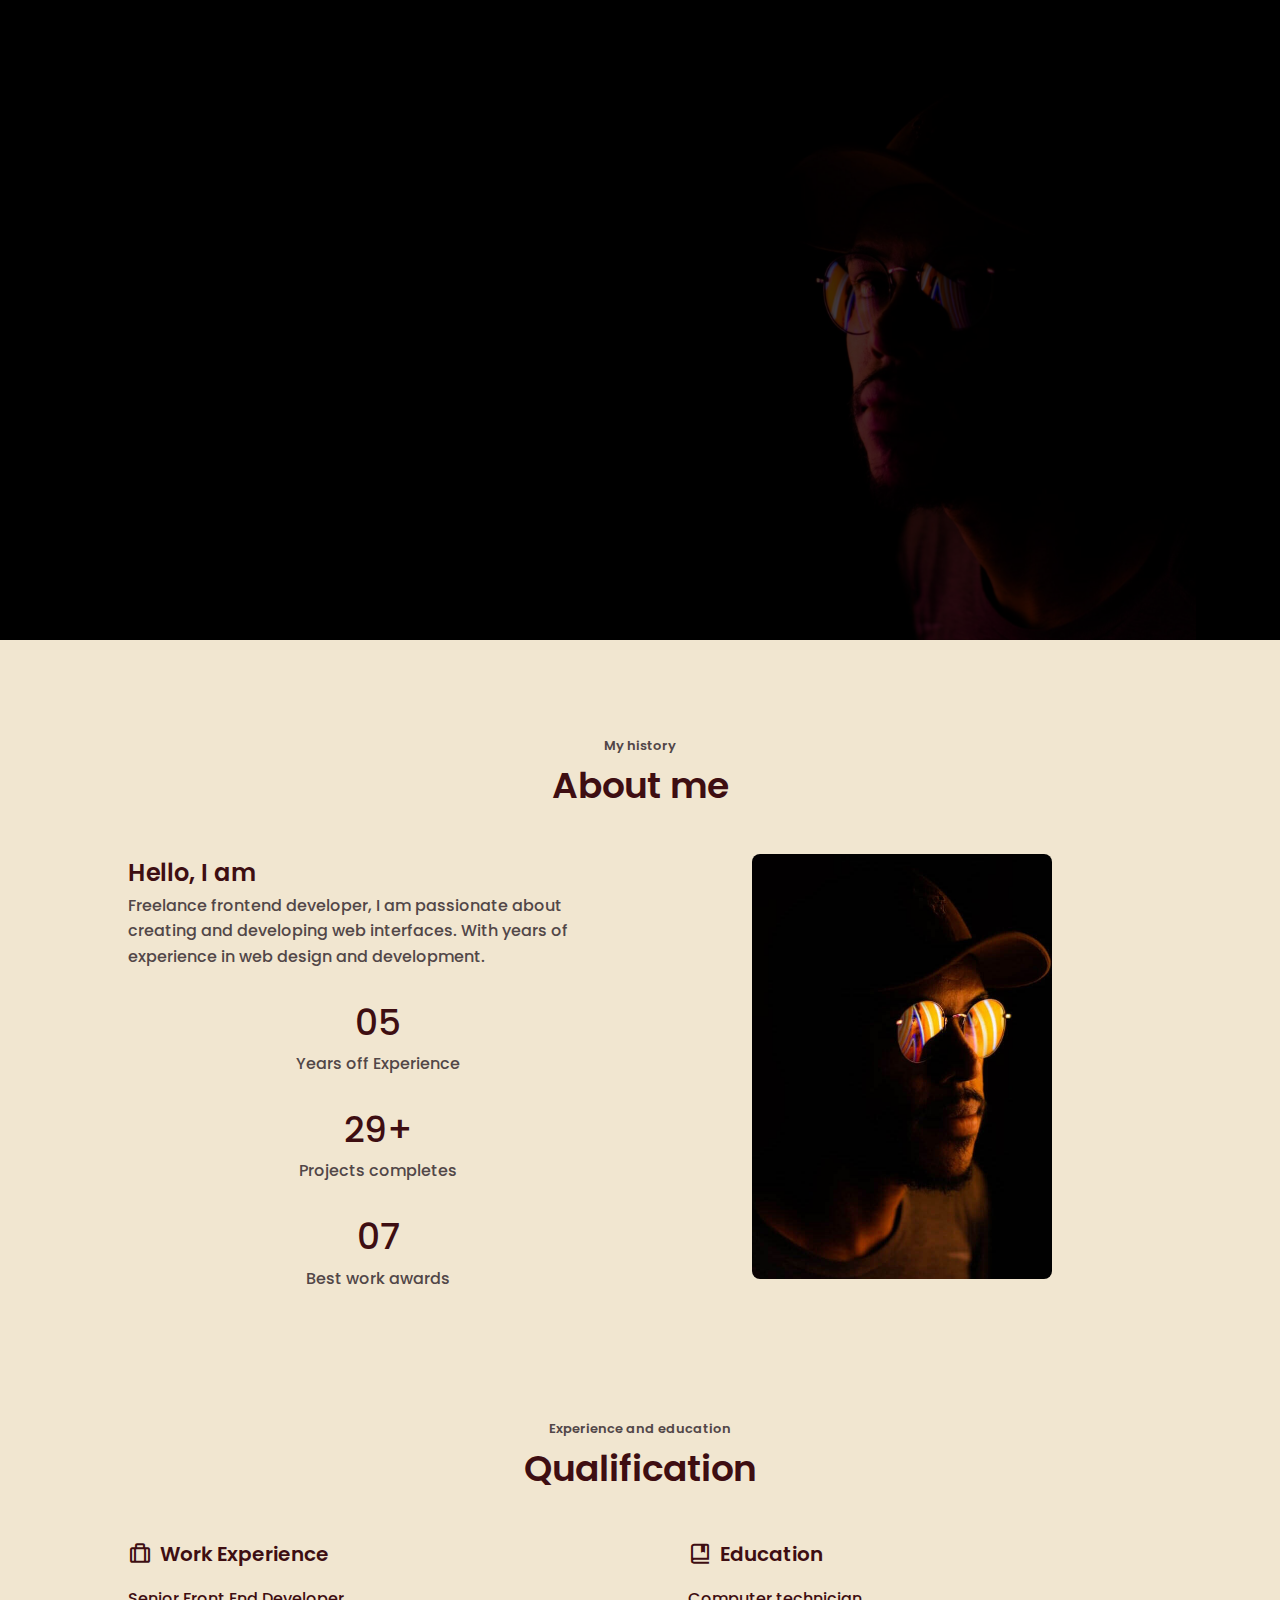
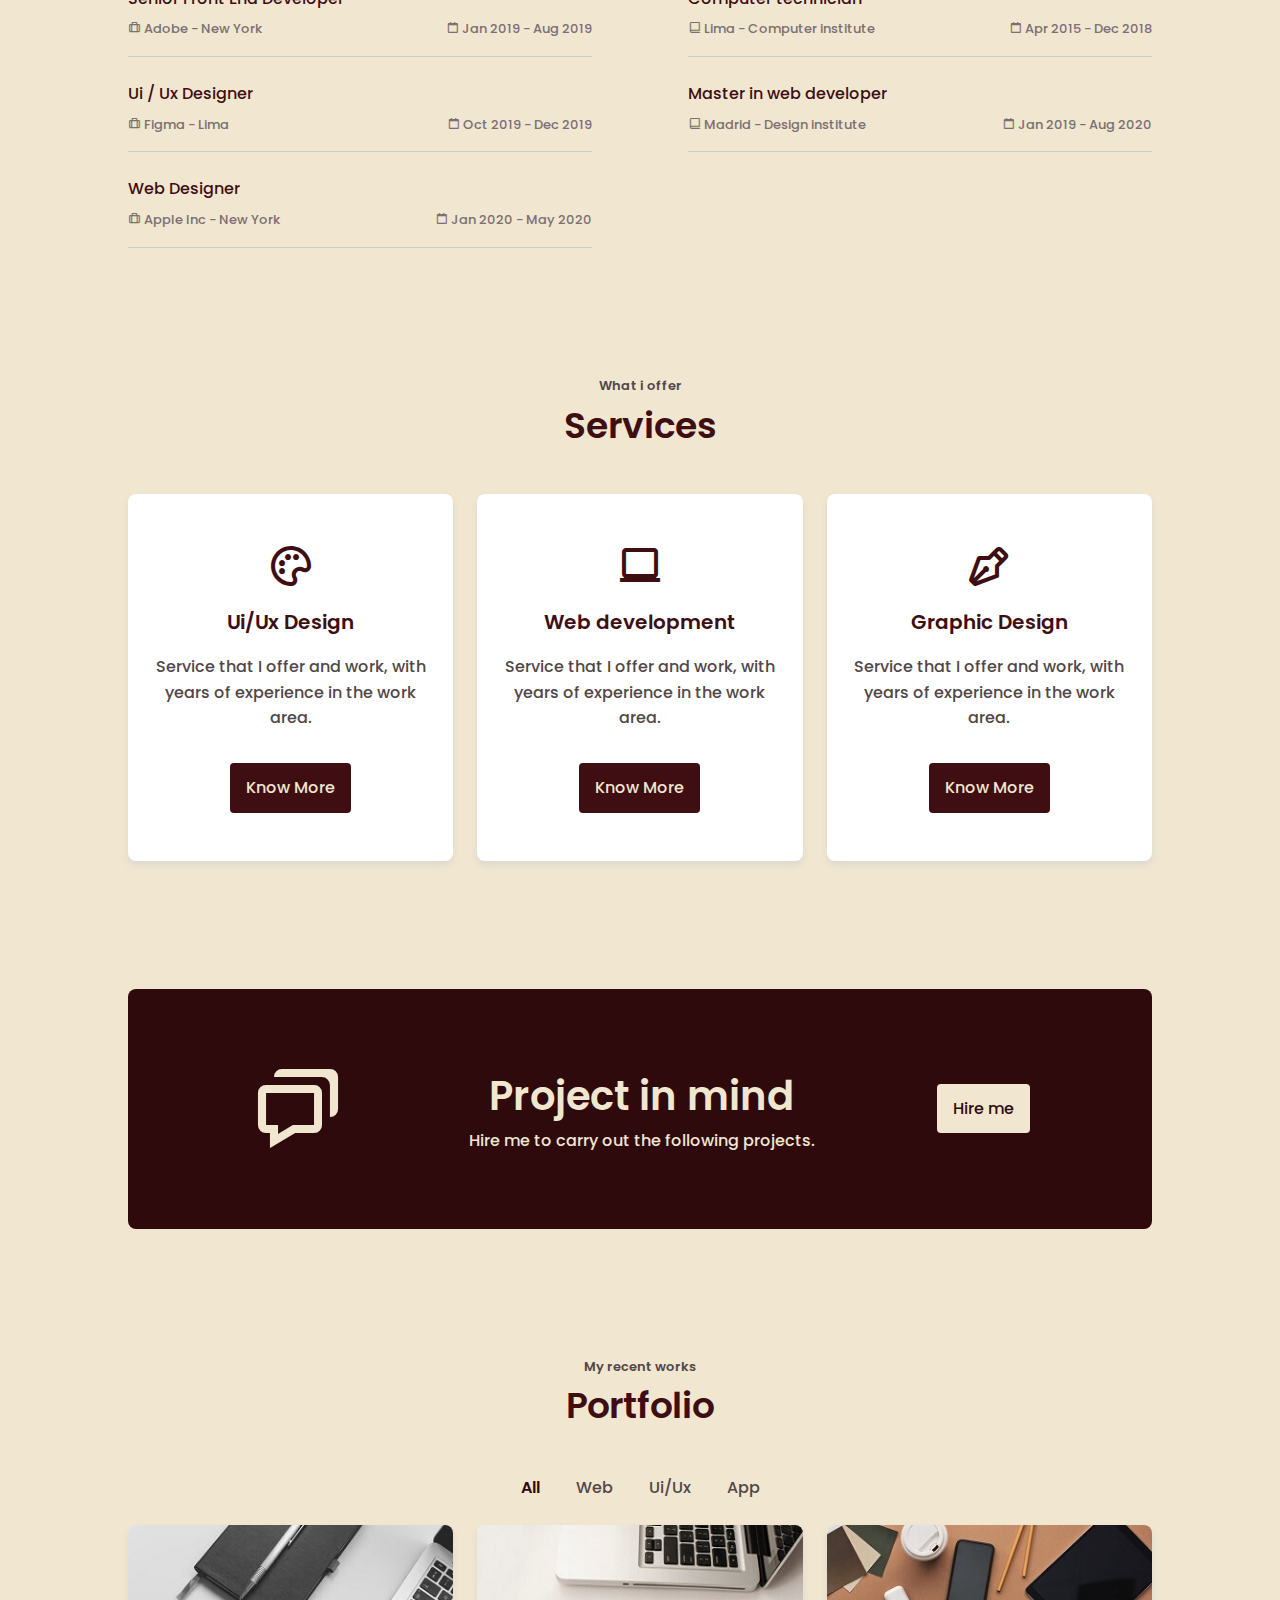
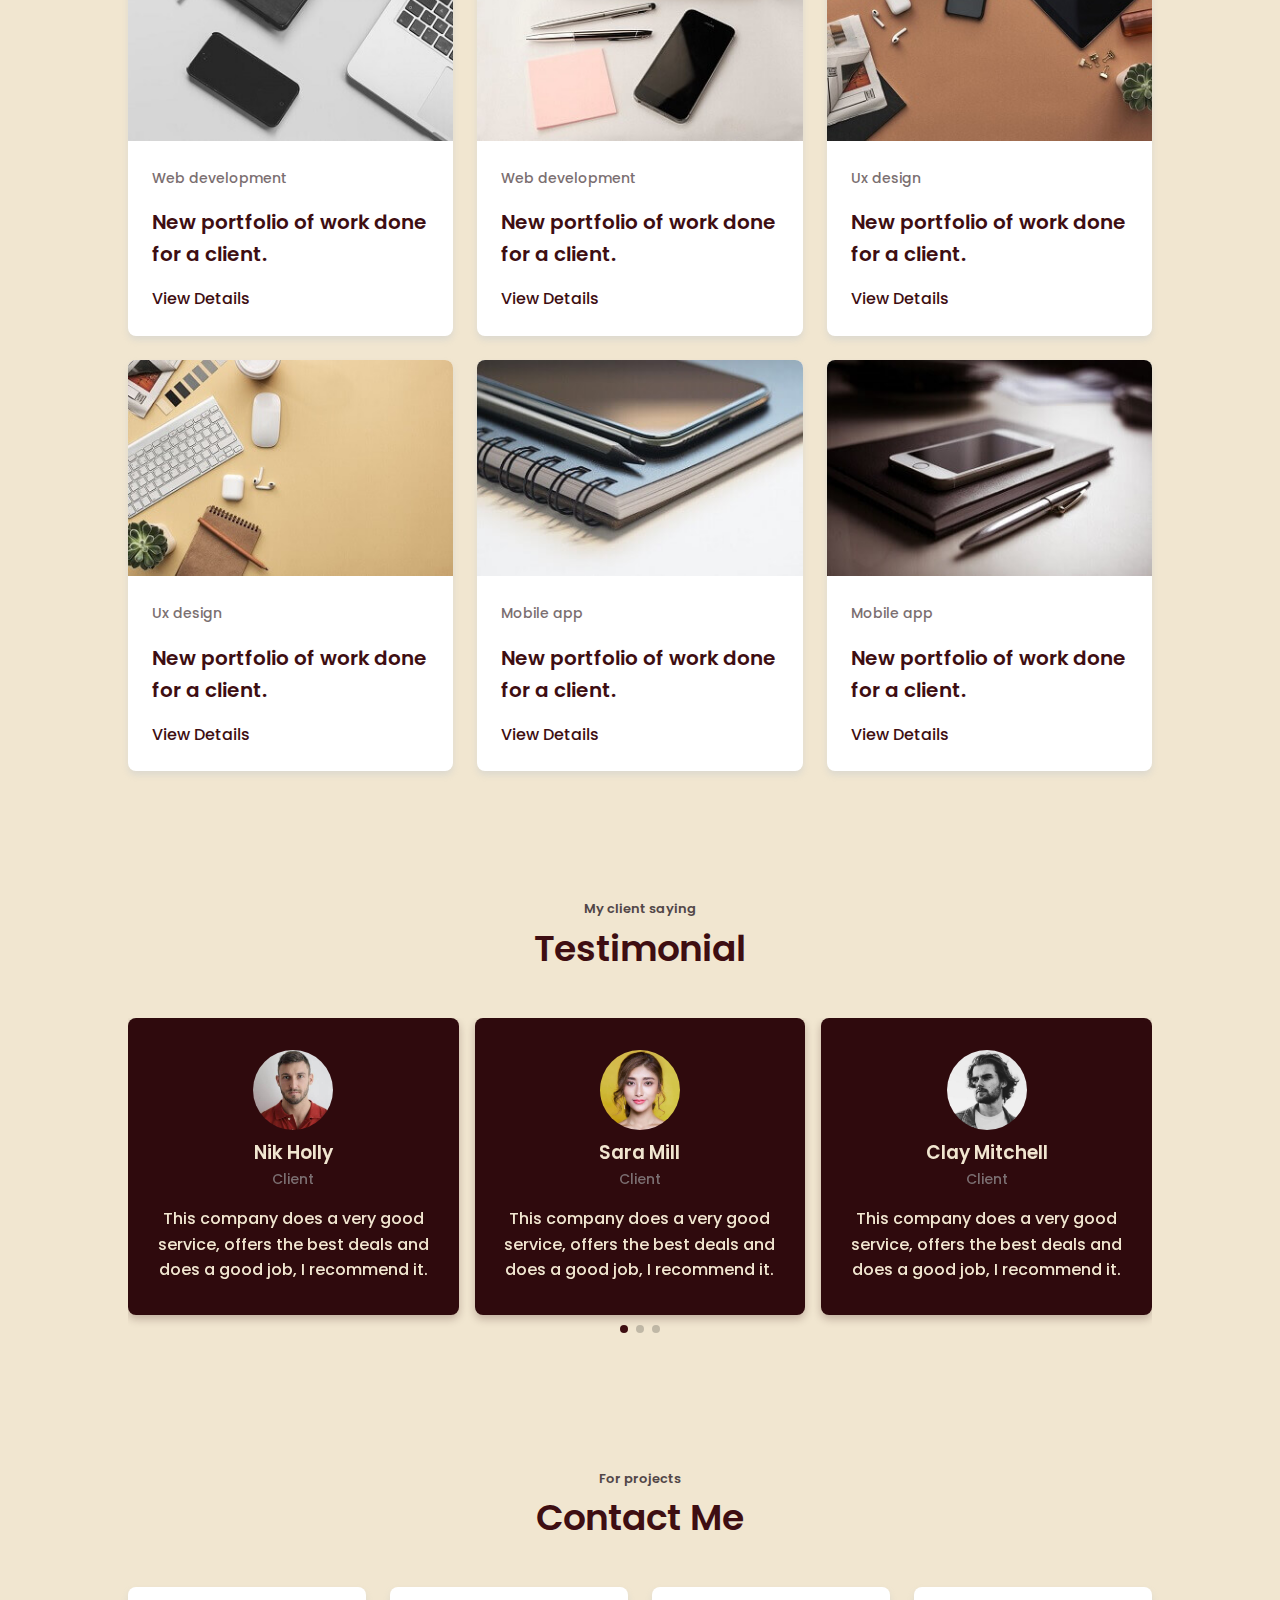
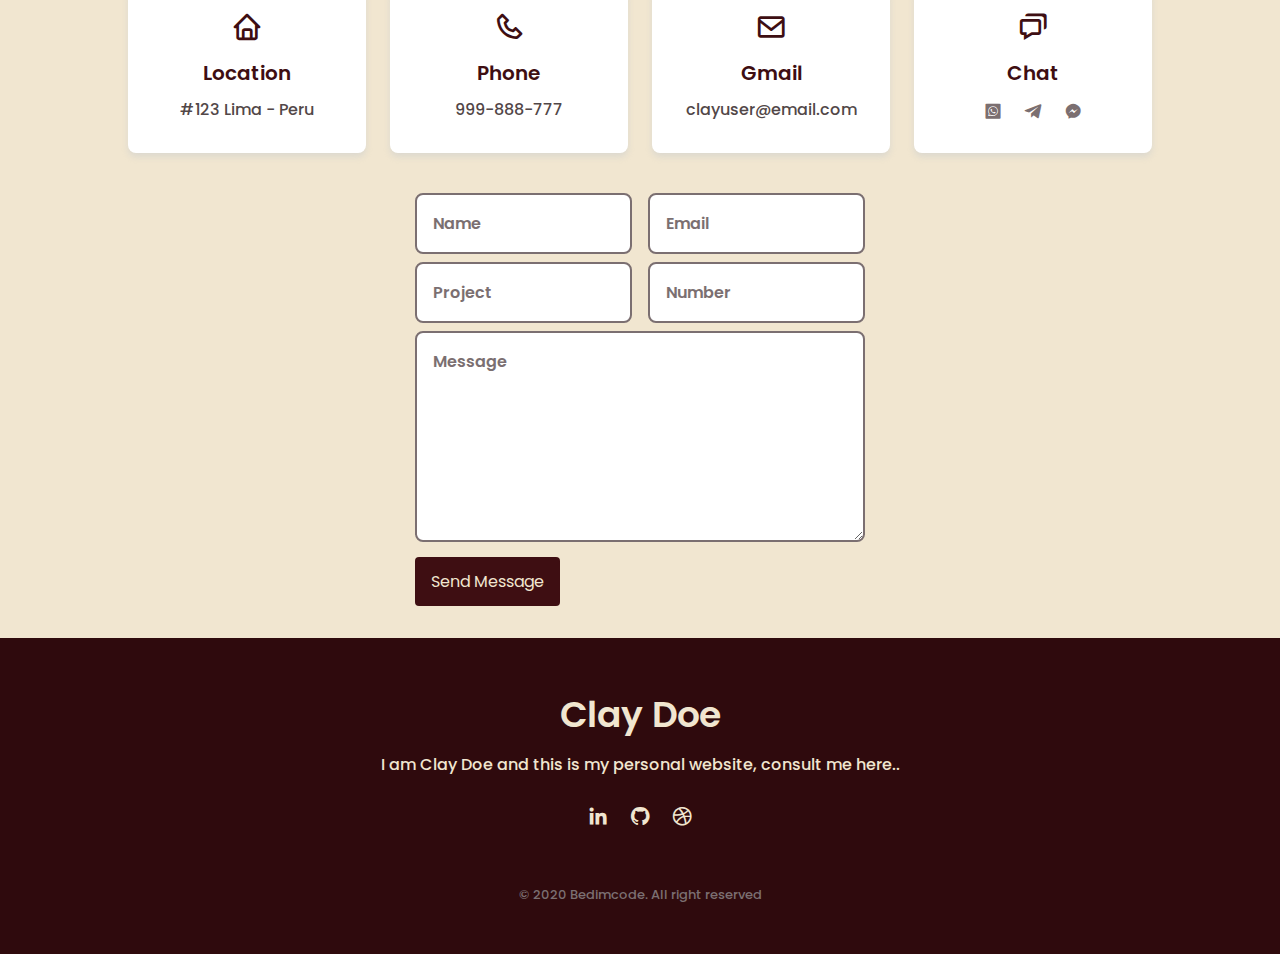
<file: index.html>
<!DOCTYPE html>
<html lang="en">
    <head>
        <meta charset="UTF-8">
        <meta name="viewport" content="width=device-width, initial-scale=1.0">

        <!-- ===== SWIPER CSS ===== -->
        <link rel="stylesheet" href="assets/css/swiper-bundle.min.css">
        
        <!-- ===== BOX ICONS ===== -->
        <link href='https://cdn.jsdelivr.net/npm/boxicons@2.0.5/css/boxicons.min.css' rel='stylesheet'>

        <!-- ===== CSS ===== -->
        <link rel="stylesheet" href="assets/css/styles.css">

        <title>Portfolio Personal Complete</title>
    </head>
    <body>
        <!--===== SCROLL TOP =====-->
        <a href="#" class="scrolltop" id="scroll-top">
            <i class='bx bx-chevron-up scrolltop__icon'></i>
        </a>
        
        <!--===== HEADER =====-->
        <header class="l-header" id="header">
            <nav class="nav bd-container">
                
                <a href="#" class="nav__logo">Clay Doe</a>

                <div class="nav__menu" id="nav-menu">
                    <ul class="nav__list">
                        <li class="nav__item"><a href="#home" class="nav__link active-link">Home</a></li>
                        <li class="nav__item"><a href="#about" class="nav__link">About</a></li>
                        <li class="nav__item"><a href="#services" class="nav__link">Services</a></li>
                        <li class="nav__item"><a href="#portfolio" class="nav__link">Portfolio</a></li>
                        <li class="nav__item"><a href="#contact" class="nav__link">Contactme</a></li>
                    </ul>
                </div>

                <div class="nav__toggle" >
                    <i class='bx bx-menu ' id="nav-toggle"></i>
                </div>
            </nav>
        </header>

        <main class="l-main">
            <!--===== HOME =====-->
            <section class="home" id="home">
                <div class="home__container bd-container bd-grid">
                    <div class="home__data">
                        <span class="home__greeting">Hello, My name is</span>
                        <h1 class="home__name">ligma balls</h1>
                        <span class="home__profession">Web Developer</span>
                        <a download="" href="assets/pdf/Clay-Doe-Cv.pdf" class="button button-light home__button">Download Cv</a>
                    </div>
                    
                    <div class="home__social">
                        <a href="https://www.facebook.com/" target="_blank" class="home__social-icon"><i class='bx bxl-facebook-square'></i></a>
                        <a href="https://www.instagram.com/" target="_blank" class="home__social-icon"><i class='bx bxl-instagram'></i></a>
                        <a href="https://twitter.com/" target="_blank" class="home__social-icon"><i class='bx bxl-twitter'></i></a>
                    </div>

                    <div class="home__img">
                        <img src="assets/img/home.jpg" alt="">
                    </div>
                </div>
            </section>
            
            <!--===== ABOUT =====-->
            <section class="about section bd-container" id="about">
                <span class="section-subtitle">My history</span>
                <h2 class="section-title">About me</h2>

                <div class="about__container  bd-grid">
                    <div class="about__data bd-grid">
                        <p class="about__description"><span>Hello, I am <br> </span> Freelance frontend developer, I am passionate about creating and developing web interfaces. With years of experience in web design and development.</p>

                        <div>
                            <span class="about__number">05</span>
                            <span class="about__achievement">Years off Experience</span>
                        </div>

                        <div>
                            <span class="about__number">29+</span>
                            <span class="about__achievement">Projects completes</span>
                        </div>

                        <div>
                            <span class="about__number">07</span>
                            <span class="about__achievement">Best work awards</span>
                        </div>
                    </div>

                    <img src="assets/img/about.jpg" alt="" class="about__img">
                </div>
            </section>

            <!--===== QUALIFICATION =====-->
            <section class="qualification bd-container section">
                <span class="section-subtitle">Experience and education</span>
                <h2 class="section-title">Qualification</h2>

                <div class="qualification__container bd-grid">
                    <div class="qualification__content">
                        <h2 class="qualification__title">
                            <i class='bx bx-briefcase-alt qualification__title-icon'></i> 
                            Work Experience
                        </h2>

                        <div class="bd-grid">
                            <div class="qualification__data">
                                <h3 class="qualification__area">Senior Front End Developer</h3>
    
                                <div class="qualification__box">
                                    <span class="qualification__work">
                                        <i class='bx bx-briefcase-alt qualification__icon'></i>
                                        Adobe - New York
                                    </span>

                                    <span class="qualification__work">
                                        <i class='bx bx-calendar-alt qualification__icon'></i>
                                        Jan 2019 - Aug 2019
                                    </span>
                                </div>
                            </div>
    
                            <div class="qualification__data">
                                <h3 class="qualification__area">Ui / Ux Designer</h3>
    
                                <div class="qualification__box">
                                    <span class="qualification__work">
                                        <i class='bx bx-briefcase-alt qualification__icon'></i>
                                        Figma - Lima
                                    </span>
      
                                    <span class="qualification__work">
                                        <i class='bx bx-calendar-alt qualification__icon'></i>
                                        Oct 2019 - Dec 2019
                                    </span>
                                </div>
                            </div>
    
                            <div class="qualification__data">
                                <h3 class="qualification__area">Web Designer</h3>
    
                                <div class="qualification__box">
                                    <span class="qualification__work">
                                        <i class='bx bx-briefcase-alt qualification__icon'></i>
                                        Apple Inc - New York
                                    </span>
    
                                    <span class="qualification__work">
                                        <i class='bx bx-calendar-alt qualification__icon'></i>
                                        Jan 2020 - May 2020
                                    </span>
                                </div>
                            </div>
                        </div>
                    </div>

                    <div class="qualification__content">
                        <h2 class="qualification__title">
                            <i class='bx bx-book-bookmark qualification__title-icon'></i>
                            Education
                        </h2>

                        <div class="bd-grid">
                            <div class="qualification__data">
                                <h3 class="qualification__area">Computer technician</h3>
    
                                <div class="qualification__box">
                                    <span class="qualification__work">
                                        <i class='bx bx-book-alt qualification__icon'></i>
                                        Lima - Computer institute
                                    </span>
    
                                    <span class="qualification__work">                                      
                                        <i class='bx bx-calendar-alt qualification__icon'></i>
                                        Apr 2015 - Dec 2018
                                    </span>
                                </div>
                            </div>
    
                            <div class="qualification__data">
                                <h3 class="qualification__area">Master in web developer</h3>
    
                                <div class="qualification__box">
                                    <span class="qualification__work">
                                        <i class='bx bx-book-alt qualification__icon'></i>
                                        Madrid - Design institute
                                    </span>
    
                                    <span class="qualification__work">
                                        <i class='bx bx-calendar-alt qualification__icon'></i>
                                        Jan 2019 - Aug 2020
                                    </span>
                                </div>
                            </div>
                        </div>
                    </div>
                </div>
            </section>

            <!--===== SERVICES =====-->
            <section class="services section bd-container" id="services">
                <span class="section-subtitle">What i offer</span>
                <h2 class="section-title">Services</h2>

                <div class="services__container bd-grid">
                    <div class="services__data">
                        <i class='bx bx-palette services__icon'></i>
                        <h3 class="services__title">Ui/Ux Design</h3>
                        <p class="services__description">Service that I offer and work, with years of experience in the work area.</p>
                        <a href="#" class="button">Know More</a>
                    </div>

                    <div class="services__data">
                        <i class='bx bx-laptop services__icon'></i>
                        <h3 class="services__title">Web development</h3>
                        <p class="services__description">Service that I offer and work, with years of experience in the work area.</p>
                        <a href="#" class="button">Know More</a>
                    </div>

                    <div class="services__data">
                        <i class='bx bx-pen services__icon'></i>
                        <h3 class="services__title">Graphic Design</h3>
                        <p class="services__description">Service that I offer and work, with years of experience in the work area.</p>
                        <a href="#" class="button">Know More</a>
                    </div>
                </div>
            </section>
            
            <!--===== PROJECT IN MIND =====-->
            <section class="project bd-container section">
                <div class="project__container bd-grid">
                    <div class="project__data">
                        <i class='bx bx-chat project__icon'></i>
                        <div>
                            <h2 class="project__title">Project in mind</h2>
                            <p class="project__description">Hire me to carry out the following projects.</p>
                        </div>
                        <div>
                            <a href="#contact" class="button button-white">Hire me</a>
                        </div>
                    </div>
                </div>
            </section>

            <!--===== PORTFOLIO =====-->
            <section class="portfolio bd-container section" id="portfolio">
                <span class="section-subtitle">My recent works</span>
                <h2 class="section-title">Portfolio</h2>
                
                <div class="portfolio__nav">
                    <span class="portfolio__item active-portfolio" data-filter="all">All</span>
                    <span class="portfolio__item" data-filter=".web">Web</span>
                    <span class="portfolio__item" data-filter=".ux">Ui/Ux</span>
                    <span class="portfolio__item" data-filter=".app">App</span>
                </div>

                <div class="portfolio__container bd-grid">
                    <div class="portfolio__content mix web">
                        <a href="#"><img src="assets/img/work1.jpg" alt="" class="portfolio__img"></a>
                        <div class="portfolio__data">
                            <span class="portfolio__subtitle">Web development</span>
                            <a href="#"><h2 class="portfolio__title">New portfolio of work done for a client.</h2></a>
                            <a href="#" class="button button-link">View Details</a>
                        </div>
                    </div>

                    <div class="portfolio__content mix web">
                        <a href="#"><img src="assets/img/work2.jpg" alt="" class="portfolio__img"></a>
                        <div class="portfolio__data">
                            <span class="portfolio__subtitle">Web development</span>
                            <a href="#"><h2 class="portfolio__title">New portfolio of work done for a client.</h2></a>
                            <a href="#" class="button button-link">View Details</a>
                        </div>
                    </div>

                    <div class="portfolio__content mix ux">
                        <a href="#"><img src="assets/img/work3.jpg" alt="" class="portfolio__img"></a>
                        <div class="portfolio__data">
                            <span class="portfolio__subtitle">Ux design</span>
                            <a href="#"><h2 class="portfolio__title">New portfolio of work done for a client.</h2></a>
                            <a href="#" class="button button-link">View Details</a>
                        </div>
                    </div>
                    
                    <div class="portfolio__content mix ux">
                        <a href="#"><img src="assets/img/work4.jpg" alt="" class="portfolio__img"></a>
                        <div class="portfolio__data">
                            <span class="portfolio__subtitle">Ux design</span>
                            <a href="#"><h2 class="portfolio__title">New portfolio of work done for a client.</h2></a>
                            <a href="#" class="button button-link">View Details</a>
                        </div>
                    </div>

                    <div class="portfolio__content mix app">
                        <a href="#"><img src="assets/img/work5.jpg" alt="" class="portfolio__img"></a>
                        <div class="portfolio__data">
                            <span class="portfolio__subtitle">Mobile app</span>
                            <a href="#"><h2 class="portfolio__title">New portfolio of work done for a client.</h2></a>
                            <a href="#" class="button button-link">View Details</a>
                        </div>
                    </div>

                    <div class="portfolio__content mix app">
                        <a href="#"><img src="assets/img/work6.jpg" alt="" class="portfolio__img"></a>
                        <div class="portfolio__data">
                            <span class="portfolio__subtitle">Mobile app</span>
                            <a href="#"><h2 class="portfolio__title">New portfolio of work done for a client.</h2></a>
                            <a href="#" class="button button-link">View Details</a>
                        </div>
                    </div>
                </div>
            </section>

            <!--===== TESTIMONIAL =====-->
            <section class="testimonial bd-container section">
                <span class="section-subtitle">My client saying</span>
                <h2 class="section-title">Testimonial</h2>

                <div class="testimonial__container swiper-container">
                    <div class="swiper-wrapper">
                        <div class="testimonial__content swiper-slide">
                            <img src="assets/img/testimonial1.jpg" alt="" class="testimonial__img">
                            <h3 class="testimonial__title">Nik Holly</h3>
                            <span class="testimonial__client">Client</span>
                            <p class="testimonial__description">This company does a very good service, offers the best deals and does a good job, I recommend it.</p>
                        </div>
    
                        <div class="testimonial__content swiper-slide">
                            <img src="assets/img/testimonial2.jpg" alt="" class="testimonial__img">
                            <h3 class="testimonial__title">Sara Mill</h3>
                            <span class="testimonial__client">Client</span>
                            <p class="testimonial__description">This company does a very good service, offers the best deals and does a good job, I recommend it.</p>
                        </div>
    
                        <div class="testimonial__content swiper-slide">
                            <img src="assets/img/testimonial3.jpg" alt="" class="testimonial__img">
                            <h3 class="testimonial__title">Clay Mitchell</h3>
                            <span class="testimonial__client">Client</span>
                            <p class="testimonial__description">This company does a very good service, offers the best deals and does a good job, I recommend it.</p>
                        </div>
                    </div>
                    <div class="swiper-pagination"></div>
                </div>
            </section>

            <!--===== CONTACTME =====-->
            <section class="contact bd-container section" id="contact">
                <span class="section-subtitle">For projects</span>
                <h2 class="section-title">Contact Me</h2>

                <div class="contact__container bd-grid">

                    <div class="contact__content bd-grid">
                        <div class="contact__box">
                            <i class='bx bx-home contact__icon' ></i>
                            <h3 class="contact__title">Location</h3>
                            <span class="contact__description">#123 Lima - Peru</span>
                        </div>

                        <div class="contact__box">
                            <i class='bx bx-phone contact__icon' ></i>
                            <h3 class="contact__title">Phone</h3>
                            <span class="contact__description">999-888-777</span>
                        </div>

                        <div class="contact__box">
                            <i class='bx bx-envelope contact__icon' ></i>
                            <h3 class="contact__title">Gmail</h3>
                            <span class="contact__description">clayuser@email.com</span>
                        </div>

                        <div class="contact__box">
                            <i class='bx bx-chat contact__icon' ></i>
                            <h3 class="contact__title">Chat</h3>
                            <div>
                                <a href="#" class="contact__social"><i class='bx bxl-whatsapp-square' ></i></a>
                                <a href="#" class="contact__social"><i class='bx bxl-telegram' ></i></a>
                                <a href="#" class="contact__social"><i class='bx bxl-messenger' ></i></a>
                            </div>
                        </div>
                    </div>

                    <form action="" class="contact__form">
                        <div class="contact__inputs">
                            <input type="text" placeholder="Name" class="contact__input">
                            <input type="mail" placeholder="Email" class="contact__input">
                        </div>

                        <div class="contact__inputs">
                            <input type="text" placeholder="Project" class="contact__input">
                            <input type="number" placeholder="Number" class="contact__input">
                        </div>

                        <textarea name="" id="" cols="0" rows="7" placeholder="Message" class="contact__input"></textarea>

                        <input type="submit" value="Send Message" class="button contact__button">
                    </form>
                </div>
            </section>
        </main>

        <!--===== FOOTER =====-->
        <footer class="footer">
            <div class="footer__container bd-container">
                <h1 class="footer__title">Clay Doe</h1>
                <p class="footer__description">I am Clay Doe and this is my personal website, consult me here..</p>

                <div class="footer__social">
                    <a href="#" class="footer__link"><i class='bx bxl-linkedin' ></i></a>
                    <a href="#" class="footer__link"><i class='bx bxl-github' ></i></a>
                    <a href="#" class="footer__link"><i class='bx bxl-dribbble' ></i></a>
                </div>
                <p class="footer__copy">&#169; 2020 Bedimcode. All right reserved</p>
            </div>
        </footer>
        
        <!-- ===== MIXITUP FILTER ===== -->
        <script src="assets/js/mixitup.min.js"></script>
        
        <!-- ===== SWIPER JS ===== -->
        <script src="assets/js/swiper-bundle.min.js"></script>
        
        <!-- ===== GSAP ===== -->
        <script src="assets/js/gsap.min.js"></script>
        
        <!--===== MAIN JS =====-->
        <script src="assets/js/main.js"></script>
    </body>
</html>
</file>
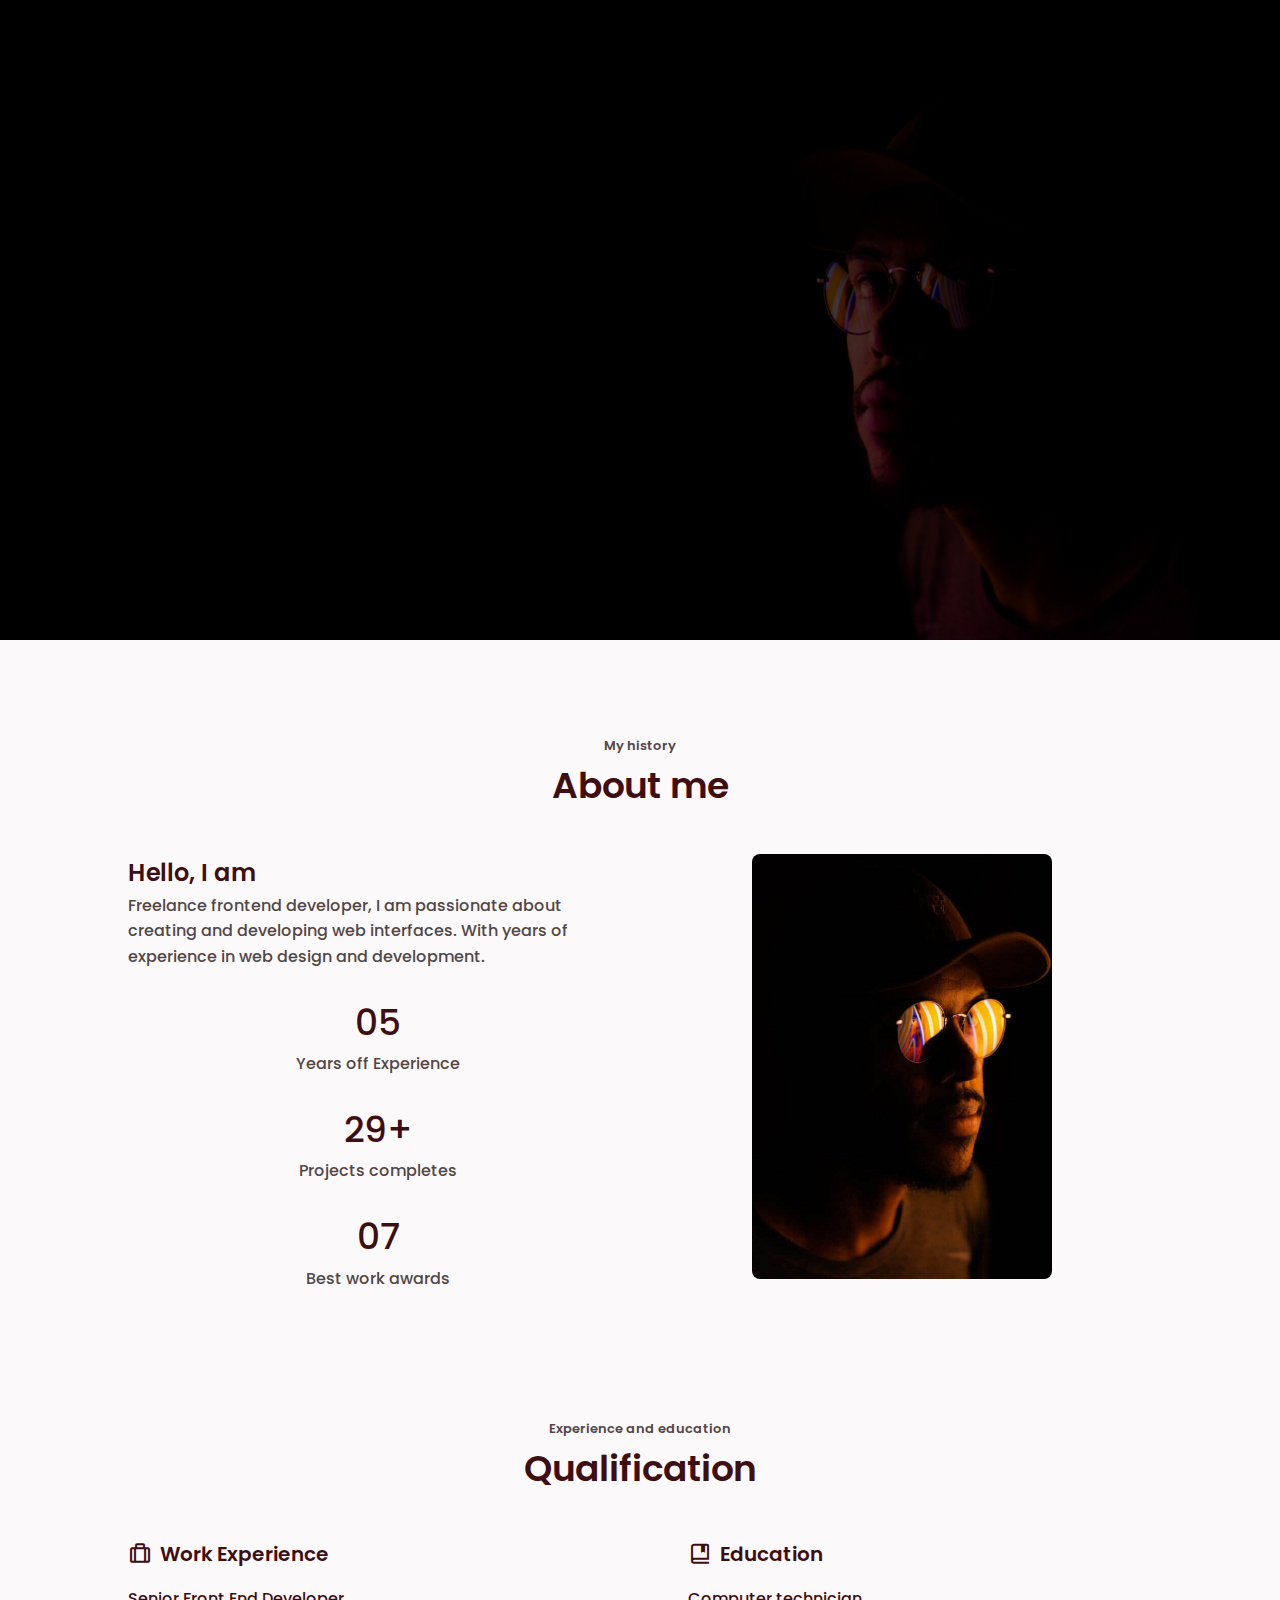
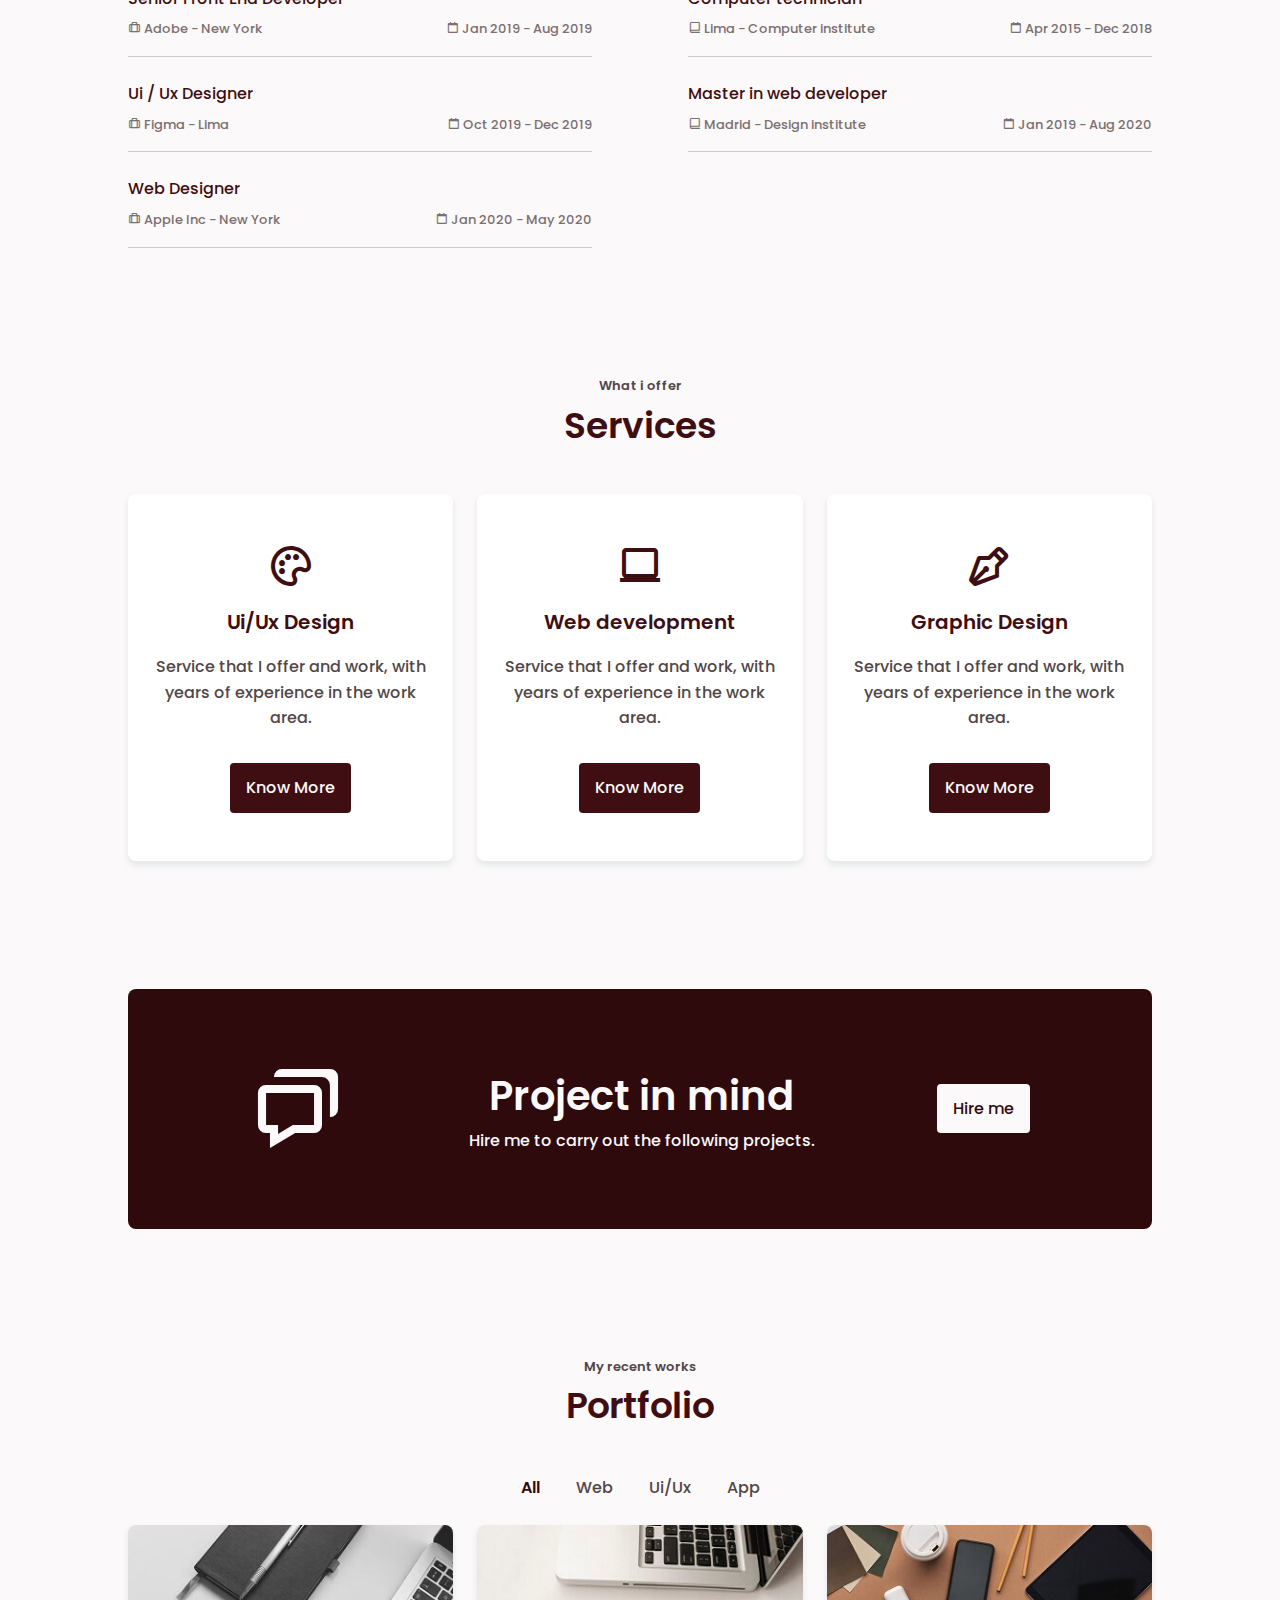
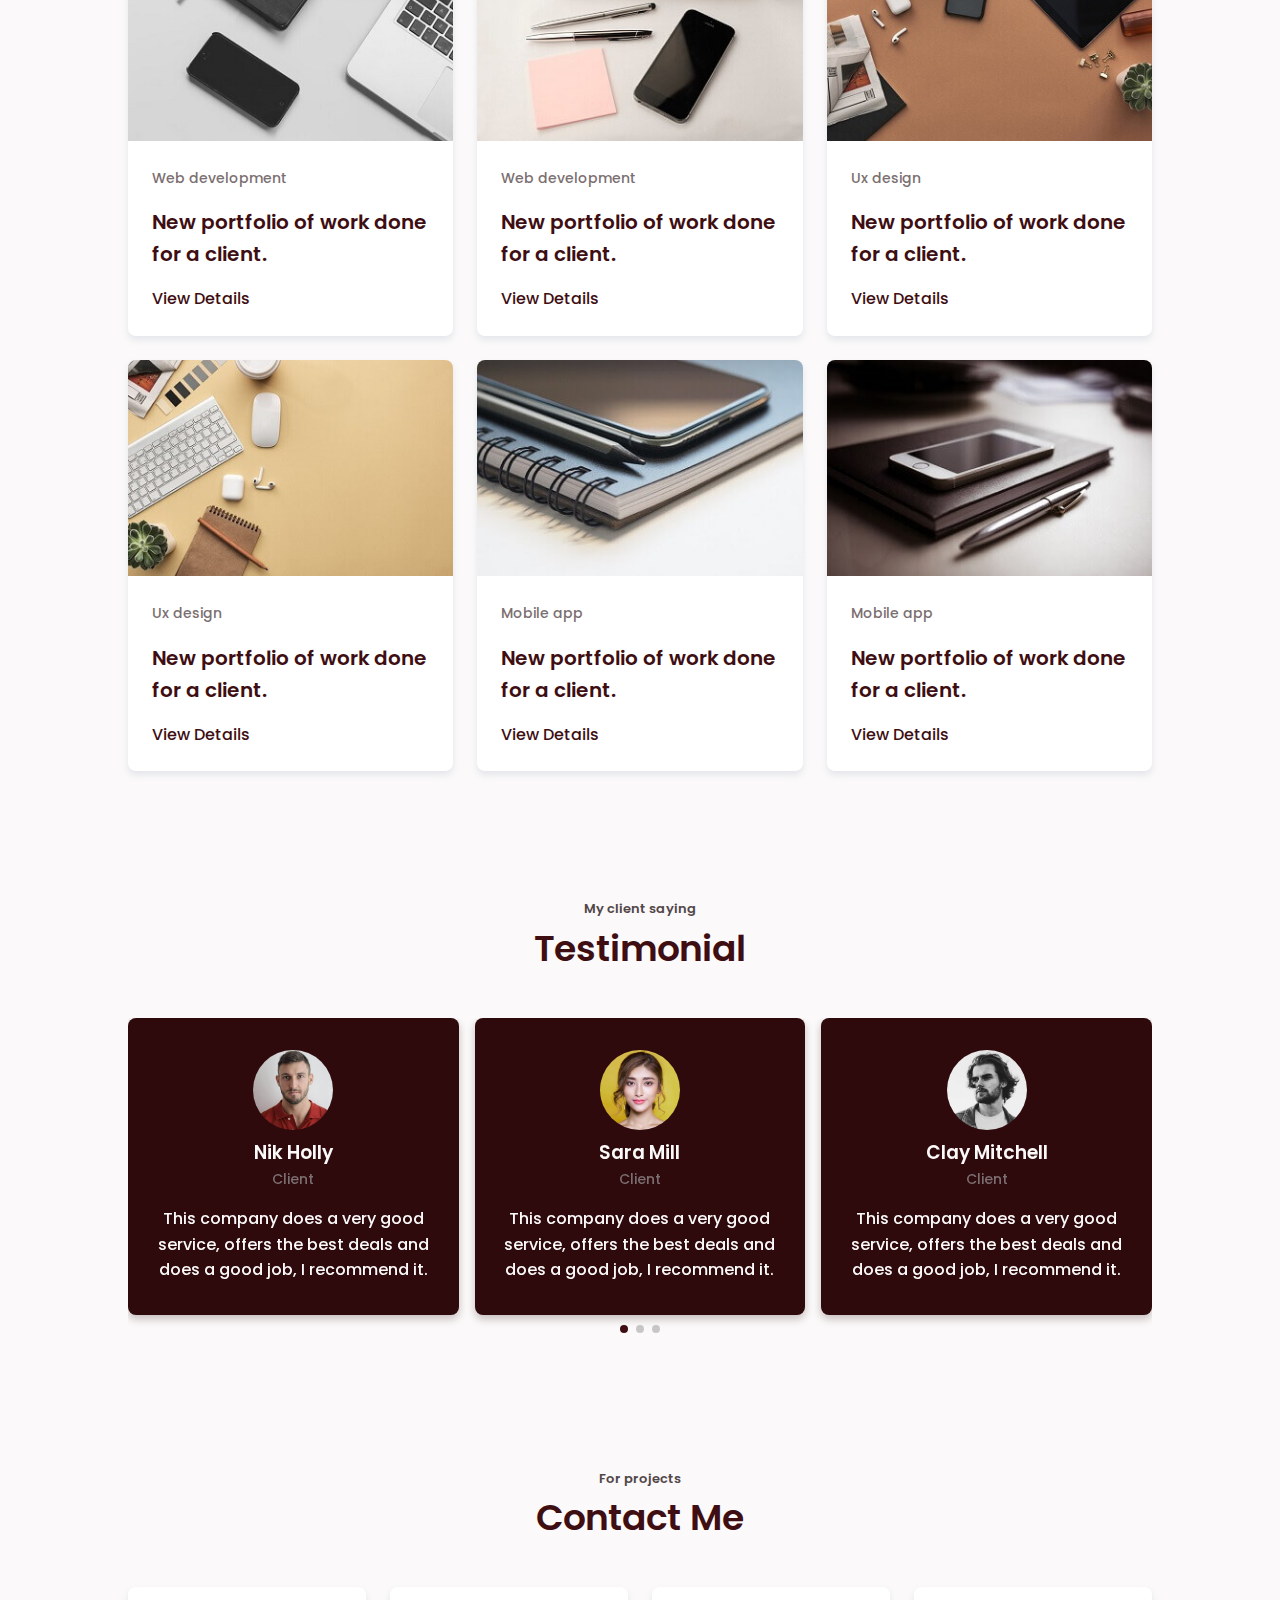
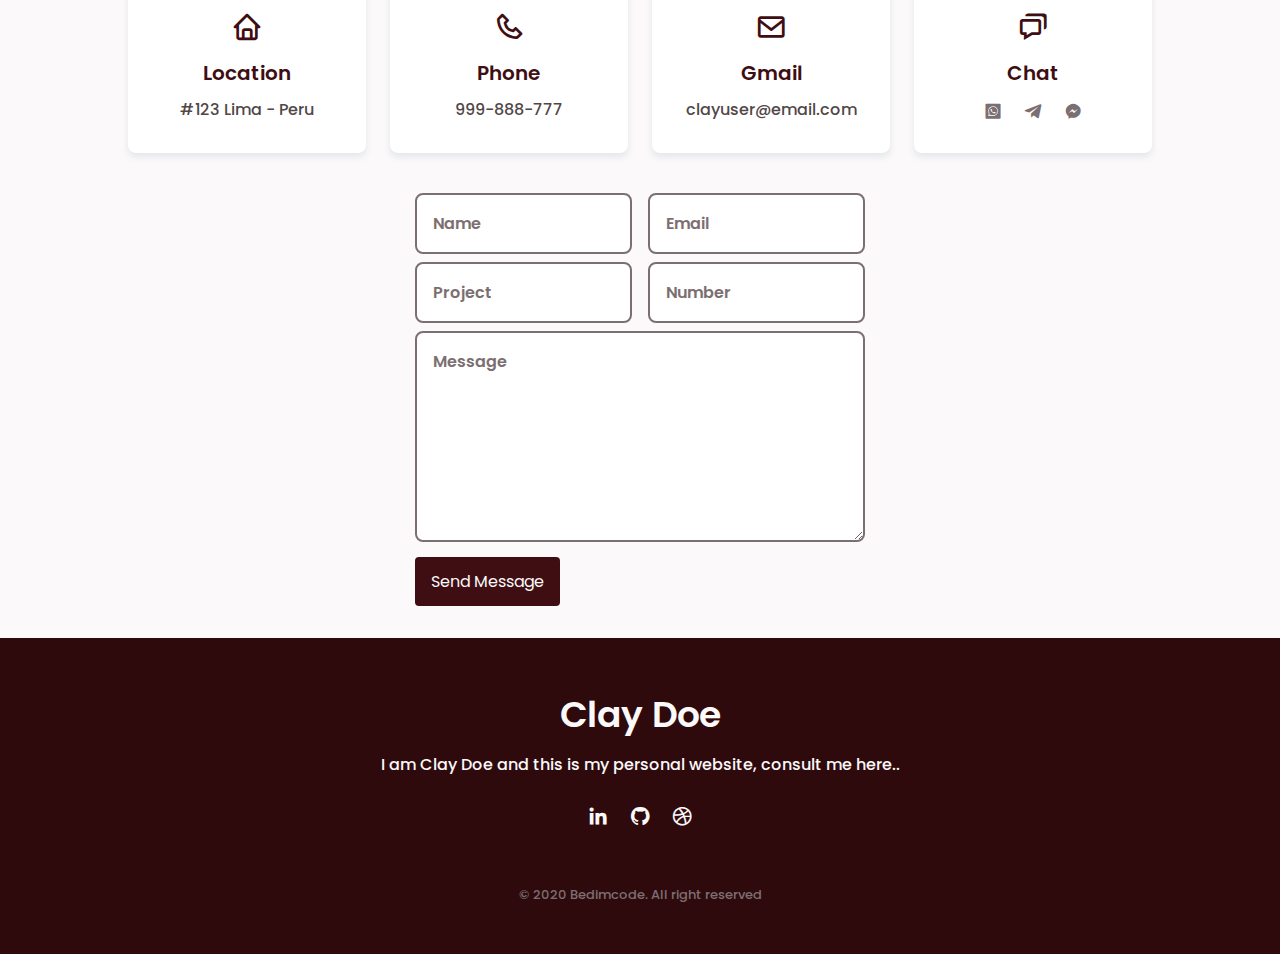
<file: menhguin-portfolio-placeholder/Responsive-personal-portfolio-complete-Clay-Doe/index.html>
<!DOCTYPE html>
<html lang="en">
    <head>
        <meta charset="UTF-8">
        <meta name="viewport" content="width=device-width, initial-scale=1.0">

        <!-- ===== SWIPER CSS ===== -->
        <link rel="stylesheet" href="assets/css/swiper-bundle.min.css">
        
        <!-- ===== BOX ICONS ===== -->
        <link href='https://cdn.jsdelivr.net/npm/boxicons@2.0.5/css/boxicons.min.css' rel='stylesheet'>

        <!-- ===== CSS ===== -->
        <link rel="stylesheet" href="assets/css/styles.css">

        <title>Portfolio Personal Complete</title>
    </head>
    <body>
        <!--===== SCROLL TOP =====-->
        <a href="#" class="scrolltop" id="scroll-top">
            <i class='bx bx-chevron-up scrolltop__icon'></i>
        </a>
        
        <!--===== HEADER =====-->
        <header class="l-header" id="header">
            <nav class="nav bd-container">
                
                <a href="#" class="nav__logo">Minh Nguyen</a>

                <div class="nav__menu" id="nav-menu">
                    <ul class="nav__list">
                        <li class="nav__item"><a href="#home" class="nav__link active-link">Home</a></li>
                        <li class="nav__item"><a href="#about" class="nav__link">About</a></li>
                        <li class="nav__item"><a href="#services" class="nav__link">Services</a></li>
                        <li class="nav__item"><a href="#portfolio" class="nav__link">Portfolio</a></li>
                        <li class="nav__item"><a href="#contact" class="nav__link">Contactme</a></li>
                    </ul>
                </div>

                <div class="nav__toggle" >
                    <i class='bx bx-menu ' id="nav-toggle"></i>
                </div>
            </nav>
        </header>

        <main class="l-main">
            <!--===== HOME =====-->
            <section class="home" id="home">
                <div class="home__container bd-container bd-grid">
                    <div class="home__data">
                        <span class="home__greeting">Hello, My name is</span>
                        <h1 class="home__name">Minh Nguyen</h1>
                        <span class="home__profession">Web Developer</span>
                        <a download="" href="assets/pdf/Clay-Doe-Cv.pdf" class="button button-light home__button">Download Cv</a>
                    </div>
                    
                    <div class="home__social">
                        <a href="https://www.facebook.com/menhguin" target="_blank" class="home__social-icon"><i class='bx bxl-facebook-square'></i></a>
                        <a href="https://www.instagram.com/menhguin" target="_blank" class="home__social-icon"><i class='bx bxl-instagram'></i></a>
                        <a href="https://twitter.com/menhguin" target="_blank" class="home__social-icon"><i class='bx bxl-twitter'></i></a>
                    </div>

                    <div class="home__img">
                        <img src="assets/img/home.jpg" alt="">
                    </div>
                </div>
            </section>
            
            <!--===== ABOUT =====-->
            <section class="about section bd-container" id="about">
                <span class="section-subtitle">My history</span>
                <h2 class="section-title">About me</h2>

                <div class="about__container  bd-grid">
                    <div class="about__data bd-grid">
                        <p class="about__description"><span>Hello, I am <br> </span> Freelance frontend developer, I am passionate about creating and developing web interfaces. With years of experience in web design and development.</p>

                        <div>
                            <span class="about__number">05</span>
                            <span class="about__achievement">Years off Experience</span>
                        </div>

                        <div>
                            <span class="about__number">29+</span>
                            <span class="about__achievement">Projects completes</span>
                        </div>

                        <div>
                            <span class="about__number">07</span>
                            <span class="about__achievement">Best work awards</span>
                        </div>
                    </div>

                    <img src="assets/img/about.jpg" alt="" class="about__img">
                </div>
            </section>

            <!--===== QUALIFICATION =====-->
            <section class="qualification bd-container section">
                <span class="section-subtitle">Experience and education</span>
                <h2 class="section-title">Qualification</h2>

                <div class="qualification__container bd-grid">
                    <div class="qualification__content">
                        <h2 class="qualification__title">
                            <i class='bx bx-briefcase-alt qualification__title-icon'></i> 
                            Work Experience
                        </h2>

                        <div class="bd-grid">
                            <div class="qualification__data">
                                <h3 class="qualification__area">Senior Front End Developer</h3>
    
                                <div class="qualification__box">
                                    <span class="qualification__work">
                                        <i class='bx bx-briefcase-alt qualification__icon'></i>
                                        Adobe - New York
                                    </span>

                                    <span class="qualification__work">
                                        <i class='bx bx-calendar-alt qualification__icon'></i>
                                        Jan 2019 - Aug 2019
                                    </span>
                                </div>
                            </div>
    
                            <div class="qualification__data">
                                <h3 class="qualification__area">Ui / Ux Designer</h3>
    
                                <div class="qualification__box">
                                    <span class="qualification__work">
                                        <i class='bx bx-briefcase-alt qualification__icon'></i>
                                        Figma - Lima
                                    </span>
      
                                    <span class="qualification__work">
                                        <i class='bx bx-calendar-alt qualification__icon'></i>
                                        Oct 2019 - Dec 2019
                                    </span>
                                </div>
                            </div>
    
                            <div class="qualification__data">
                                <h3 class="qualification__area">Web Designer</h3>
    
                                <div class="qualification__box">
                                    <span class="qualification__work">
                                        <i class='bx bx-briefcase-alt qualification__icon'></i>
                                        Apple Inc - New York
                                    </span>
    
                                    <span class="qualification__work">
                                        <i class='bx bx-calendar-alt qualification__icon'></i>
                                        Jan 2020 - May 2020
                                    </span>
                                </div>
                            </div>
                        </div>
                    </div>

                    <div class="qualification__content">
                        <h2 class="qualification__title">
                            <i class='bx bx-book-bookmark qualification__title-icon'></i>
                            Education
                        </h2>

                        <div class="bd-grid">
                            <div class="qualification__data">
                                <h3 class="qualification__area">Computer technician</h3>
    
                                <div class="qualification__box">
                                    <span class="qualification__work">
                                        <i class='bx bx-book-alt qualification__icon'></i>
                                        Lima - Computer institute
                                    </span>
    
                                    <span class="qualification__work">                                      
                                        <i class='bx bx-calendar-alt qualification__icon'></i>
                                        Apr 2015 - Dec 2018
                                    </span>
                                </div>
                            </div>
    
                            <div class="qualification__data">
                                <h3 class="qualification__area">Master in web developer</h3>
    
                                <div class="qualification__box">
                                    <span class="qualification__work">
                                        <i class='bx bx-book-alt qualification__icon'></i>
                                        Madrid - Design institute
                                    </span>
    
                                    <span class="qualification__work">
                                        <i class='bx bx-calendar-alt qualification__icon'></i>
                                        Jan 2019 - Aug 2020
                                    </span>
                                </div>
                            </div>
                        </div>
                    </div>
                </div>
            </section>

            <!--===== SERVICES =====-->
            <section class="services section bd-container" id="services">
                <span class="section-subtitle">What i offer</span>
                <h2 class="section-title">Services</h2>

                <div class="services__container bd-grid">
                    <div class="services__data">
                        <i class='bx bx-palette services__icon'></i>
                        <h3 class="services__title">Ui/Ux Design</h3>
                        <p class="services__description">Service that I offer and work, with years of experience in the work area.</p>
                        <a href="#" class="button">Know More</a>
                    </div>

                    <div class="services__data">
                        <i class='bx bx-laptop services__icon'></i>
                        <h3 class="services__title">Web development</h3>
                        <p class="services__description">Service that I offer and work, with years of experience in the work area.</p>
                        <a href="#" class="button">Know More</a>
                    </div>

                    <div class="services__data">
                        <i class='bx bx-pen services__icon'></i>
                        <h3 class="services__title">Graphic Design</h3>
                        <p class="services__description">Service that I offer and work, with years of experience in the work area.</p>
                        <a href="#" class="button">Know More</a>
                    </div>
                </div>
            </section>
            
            <!--===== PROJECT IN MIND =====-->
            <section class="project bd-container section">
                <div class="project__container bd-grid">
                    <div class="project__data">
                        <i class='bx bx-chat project__icon'></i>
                        <div>
                            <h2 class="project__title">Project in mind</h2>
                            <p class="project__description">Hire me to carry out the following projects.</p>
                        </div>
                        <div>
                            <a href="#contact" class="button button-white">Hire me</a>
                        </div>
                    </div>
                </div>
            </section>

            <!--===== PORTFOLIO =====-->
            <section class="portfolio bd-container section" id="portfolio">
                <span class="section-subtitle">My recent works</span>
                <h2 class="section-title">Portfolio</h2>
                
                <div class="portfolio__nav">
                    <span class="portfolio__item active-portfolio" data-filter="all">All</span>
                    <span class="portfolio__item" data-filter=".web">Web</span>
                    <span class="portfolio__item" data-filter=".ux">Ui/Ux</span>
                    <span class="portfolio__item" data-filter=".app">App</span>
                </div>

                <div class="portfolio__container bd-grid">
                    <div class="portfolio__content mix web">
                        <a href="#"><img src="assets/img/work1.jpg" alt="" class="portfolio__img"></a>
                        <div class="portfolio__data">
                            <span class="portfolio__subtitle">Web development</span>
                            <a href="#"><h2 class="portfolio__title">New portfolio of work done for a client.</h2></a>
                            <a href="#" class="button button-link">View Details</a>
                        </div>
                    </div>

                    <div class="portfolio__content mix web">
                        <a href="#"><img src="assets/img/work2.jpg" alt="" class="portfolio__img"></a>
                        <div class="portfolio__data">
                            <span class="portfolio__subtitle">Web development</span>
                            <a href="#"><h2 class="portfolio__title">New portfolio of work done for a client.</h2></a>
                            <a href="#" class="button button-link">View Details</a>
                        </div>
                    </div>

                    <div class="portfolio__content mix ux">
                        <a href="#"><img src="assets/img/work3.jpg" alt="" class="portfolio__img"></a>
                        <div class="portfolio__data">
                            <span class="portfolio__subtitle">Ux design</span>
                            <a href="#"><h2 class="portfolio__title">New portfolio of work done for a client.</h2></a>
                            <a href="#" class="button button-link">View Details</a>
                        </div>
                    </div>
                    
                    <div class="portfolio__content mix ux">
                        <a href="#"><img src="assets/img/work4.jpg" alt="" class="portfolio__img"></a>
                        <div class="portfolio__data">
                            <span class="portfolio__subtitle">Ux design</span>
                            <a href="#"><h2 class="portfolio__title">New portfolio of work done for a client.</h2></a>
                            <a href="#" class="button button-link">View Details</a>
                        </div>
                    </div>

                    <div class="portfolio__content mix app">
                        <a href="#"><img src="assets/img/work5.jpg" alt="" class="portfolio__img"></a>
                        <div class="portfolio__data">
                            <span class="portfolio__subtitle">Mobile app</span>
                            <a href="#"><h2 class="portfolio__title">New portfolio of work done for a client.</h2></a>
                            <a href="#" class="button button-link">View Details</a>
                        </div>
                    </div>

                    <div class="portfolio__content mix app">
                        <a href="#"><img src="assets/img/work6.jpg" alt="" class="portfolio__img"></a>
                        <div class="portfolio__data">
                            <span class="portfolio__subtitle">Mobile app</span>
                            <a href="#"><h2 class="portfolio__title">New portfolio of work done for a client.</h2></a>
                            <a href="#" class="button button-link">View Details</a>
                        </div>
                    </div>
                </div>
            </section>

            <!--===== TESTIMONIAL =====-->
            <section class="testimonial bd-container section">
                <span class="section-subtitle">My client saying</span>
                <h2 class="section-title">Testimonial</h2>

                <div class="testimonial__container swiper-container">
                    <div class="swiper-wrapper">
                        <div class="testimonial__content swiper-slide">
                            <img src="assets/img/testimonial1.jpg" alt="" class="testimonial__img">
                            <h3 class="testimonial__title">Nik Holly</h3>
                            <span class="testimonial__client">Client</span>
                            <p class="testimonial__description">This company does a very good service, offers the best deals and does a good job, I recommend it.</p>
                        </div>
    
                        <div class="testimonial__content swiper-slide">
                            <img src="assets/img/testimonial2.jpg" alt="" class="testimonial__img">
                            <h3 class="testimonial__title">Sara Mill</h3>
                            <span class="testimonial__client">Client</span>
                            <p class="testimonial__description">This company does a very good service, offers the best deals and does a good job, I recommend it.</p>
                        </div>
    
                        <div class="testimonial__content swiper-slide">
                            <img src="assets/img/testimonial3.jpg" alt="" class="testimonial__img">
                            <h3 class="testimonial__title">Clay Mitchell</h3>
                            <span class="testimonial__client">Client</span>
                            <p class="testimonial__description">This company does a very good service, offers the best deals and does a good job, I recommend it.</p>
                        </div>
                    </div>
                    <div class="swiper-pagination"></div>
                </div>
            </section>

            <!--===== CONTACTME =====-->
            <section class="contact bd-container section" id="contact">
                <span class="section-subtitle">For projects</span>
                <h2 class="section-title">Contact Me</h2>

                <div class="contact__container bd-grid">

                    <div class="contact__content bd-grid">
                        <div class="contact__box">
                            <i class='bx bx-home contact__icon' ></i>
                            <h3 class="contact__title">Location</h3>
                            <span class="contact__description">#123 Lima - Peru</span>
                        </div>

                        <div class="contact__box">
                            <i class='bx bx-phone contact__icon' ></i>
                            <h3 class="contact__title">Phone</h3>
                            <span class="contact__description">999-888-777</span>
                        </div>

                        <div class="contact__box">
                            <i class='bx bx-envelope contact__icon' ></i>
                            <h3 class="contact__title">Gmail</h3>
                            <span class="contact__description">clayuser@email.com</span>
                        </div>

                        <div class="contact__box">
                            <i class='bx bx-chat contact__icon' ></i>
                            <h3 class="contact__title">Chat</h3>
                            <div>
                                <a href="#" class="contact__social"><i class='bx bxl-whatsapp-square' ></i></a>
                                <a href="#" class="contact__social"><i class='bx bxl-telegram' ></i></a>
                                <a href="#" class="contact__social"><i class='bx bxl-messenger' ></i></a>
                            </div>
                        </div>
                    </div>

                    <form action="" class="contact__form">
                        <div class="contact__inputs">
                            <input type="text" placeholder="Name" class="contact__input">
                            <input type="mail" placeholder="Email" class="contact__input">
                        </div>

                        <div class="contact__inputs">
                            <input type="text" placeholder="Project" class="contact__input">
                            <input type="number" placeholder="Number" class="contact__input">
                        </div>

                        <textarea name="" id="" cols="0" rows="7" placeholder="Message" class="contact__input"></textarea>

                        <input type="submit" value="Send Message" class="button contact__button">
                    </form>
                </div>
            </section>
        </main>

        <!--===== FOOTER =====-->
        <footer class="footer">
            <div class="footer__container bd-container">
                <h1 class="footer__title">Clay Doe</h1>
                <p class="footer__description">I am Clay Doe and this is my personal website, consult me here..</p>

                <div class="footer__social">
                    <a href="#" class="footer__link"><i class='bx bxl-linkedin' ></i></a>
                    <a href="#" class="footer__link"><i class='bx bxl-github' ></i></a>
                    <a href="#" class="footer__link"><i class='bx bxl-dribbble' ></i></a>
                </div>
                <p class="footer__copy">&#169; 2020 Bedimcode. All right reserved</p>
            </div>
        </footer>
        
        <!-- ===== MIXITUP FILTER ===== -->
        <script src="assets/js/mixitup.min.js"></script>
        
        <!-- ===== SWIPER JS ===== -->
        <script src="assets/js/swiper-bundle.min.js"></script>
        
        <!-- ===== GSAP ===== -->
        <script src="assets/js/gsap.min.js"></script>
        
        <!--===== MAIN JS =====-->
        <script src="assets/js/main.js"></script>
    </body>
</html>
</file>
<file: assets/css/styles.css>
/*===== GOOGLE FONTS =====*/
@import url("https://fonts.googleapis.com/css2?family=Poppins:wght@400;500;600;700&display=swap");
/*===== VARIABLES CSS =====*/
:root {
  --header-height: 3rem;
  /*===== Colors =====*/
  --first-color: #3E0E12;
  --first-color-dark: #2F0A0D;
  --text-color: #524748;
  --first-color-light: #7B6F71;
  --first-color-lighten: #F1E6D0;
  /*===== Font and typography =====*/
  --body-font: 'Poppins', sans-serif;
  --biggest-font-size: 2.5rem;
  --h1-font-size: 1.5rem;
  --h2-font-size: 1.25rem;
  --h3-font-size: 1.125rem;
  --normal-font-size: .938rem;
  --small-font-size: .813rem;
  --smaller-font-size: .75rem;
  /*===== Font weight =====*/
  --font-medium: 500;
  --font-semi-bold: 600;
  --font-bold: 700;
  /*===== Margenes =====*/
  --mb-1: .5rem;
  --mb-2: 1rem;
  --mb-3: 1.5rem;
  --mb-4: 2rem;
  --mb-5: 2.5rem;
  --mb-6: 3rem;
  /*===== z index =====*/
  --z-normal: 1;
  --z-tootip: 10;
  --z-fixed: 100;
}

@media screen and (min-width: 768px) {
  :root {
    --biggest-font-size: 4.5rem;
    --h1-font-size: 2.25rem;
    --h2-font-size: 1.5rem;
    --h3-font-size: 1.25rem;
    --normal-font-size: 1rem;
    --small-font-size: .875rem;
    --smaller-font-size: .813rem;
  }
}

/*===== BASE =====*/
*, ::before, ::after {
  box-sizing: border-box;
}

html {
  scroll-behavior: smooth;
}

body {
  margin: var(--header-height) 0 0 0;
  font-family: var(--body-font);
  font-size: var(--normal-font-size);
  font-weight: var(--font-medium);
  background-color: var(--first-color-lighten);
  color: var(--text-color);
  line-height: 1.6;
}

h1, h2, h3, ul, p {
  margin: 0;
}

h2, h3 {
  font-weight: var(--font-semi-bold);
}

ul {
  padding: 0;
  list-style: none;
}

a {
  text-decoration: none;
}

img {
  max-width: 100%;
  height: auto;
  display: block;
}

/*===== CLASS CSS =====*/
.section {
  padding: 4rem 0 2rem;
}

.section-title, .section-subtitle {
  text-align: center;
}

.section-title {
  font-size: var(--h1-font-size);
  color: var(--first-color);
  margin-bottom: var(--mb-3);
}

.section-subtitle {
  display: block;
  font-size: var(--smaller-font-size);
  font-weight: var(--font-semi-bold);
}

/*===== LAYOUT =====*/
.bd-container {
  max-width: 1024px;
  width: calc(100% - 2rem);
  margin-left: var(--mb-2);
  margin-right: var(--mb-2);
}

.bd-grid {
  display: grid;
  gap: 1.5rem;
}

.l-header {
  width: 100%;
  position: fixed;
  top: 0;
  left: 0;
  z-index: var(--z-fixed);
  background-color: #000;
}

/*===== NAV =====*/
.nav {
  height: var(--header-height);
  display: flex;
  justify-content: space-between;
  align-items: center;
}

@media screen and (max-width: 768px) {
  .nav__menu {
    position: fixed;
    top: -100%;
    left: 0;
    width: 100%;
    padding-top: 1.5rem;
    text-align: center;
    background-color: #000;
    transition: .4s;
    box-shadow: 0 2px 4px rgba(0, 0, 0, 0.1);
    border-radius: 0 0 1rem 1rem;
  }
}

.nav__item {
  margin-bottom: var(--mb-3);
}

.nav__link {
  color: var(--first-color-lighten);
  transition: .3s;
}

.nav__link:hover {
  color: var(--first-color-light);
}

.nav__logo, .nav__toggle {
  color: var(--first-color-lighten);
}

.nav__toggle {
  font-size: 1.3rem;
  cursor: pointer;
}

/* Show menu */
.show-menu {
  top: var(--header-height);
}

/* Active menu */
.active-link {
  position: relative;
}

.active-link::after {
  content: '';
  position: absolute;
  bottom: -.7rem;
  left: 0;
  width: 65%;
  height: 3px;
  background-color: var(--first-color-light);
}

/* Change background header */
.scroll-header {
  background-color: var(--first-color-lighten);
  box-shadow: 0 2px 4px rgba(0, 0, 0, 0.1);
}

.scroll-header .nav__logo, .scroll-header .nav__toggle, .scroll-header .nav__link {
  color: var(--first-color-dark);
}

.scroll-header .nav__menu {
  background-color: var(--first-color-lighten);
}

/*===== SCROLL TOP =====*/
.scrolltop {
  position: fixed;
  right: 1rem;
  bottom: -20%;
  display: flex;
  justify-content: center;
  align-items: center;
  padding: .5rem;
  background: rgba(123, 111, 113, 0.7);
  border-radius: .5rem;
  z-index: var(--z-tootip);
  transition: .4s;
  visibility: hidden;
}

.scrolltop:hover {
  background-color: var(--first-color);
}

.scrolltop__icon {
  font-size: 2rem;
  color: var(--first-color-lighten);
}

.show-scroll {
  visibility: visible;
  bottom: 1.5rem;
}

/*===== HOME =====*/
.home {
  background-color: #000;
  overflow: hidden;
}

.home__container {
  position: relative;
  height: calc(100vh - var(--header-height));
  grid-template-rows: repeat(2, max-content);
  align-content: space-around;
  row-gap: 2rem;
}

.home__data {
  border-left: 4px solid var(--first-color-lighten);
  color: var(--first-color-lighten);
  padding-left: 1.5rem;
  z-index: var(--z-tootip);
}

.home__name {
  font-size: var(--biggest-font-size);
}

.home__greeting, .home__profession {
  display: block;
  font-weight: var(--font-bold);
}

.home__greeting {
  font-size: .813rem;
}

.home__profession {
  font-size: .938rem;
  margin-bottom: var(--mb-3);
}

.home__img {
  position: absolute;
  right: 0;
  bottom: 0;
}

.home__img img {
  width: 240px;
}

.home__social {
  display: flex;
  flex-direction: column;
}

.home__social-icon {
  width: max-content;
  font-size: 1.3rem;
  margin-bottom: var(--mb-2);
  color: var(--first-color-lighten);
}

.home__social-icon:hover {
  color: var(--first-color-light);
}

/*BUTTONS*/
.button {
  display: inline-block;
  background-color: var(--first-color);
  color: var(--first-color-lighten);
  padding: .75rem 1rem;
  border-radius: .25rem;
  transition: .3s;
}

.button:hover {
  background-color: var(--first-color-dark);
}

.button-light {
  background-color: var(--first-color-light);
}

.button-white {
  background-color: var(--first-color-lighten);
  color: var(--first-color-dark);
}

.button-white:hover {
  background-color: var(--first-color-lighten);
}

.button-link {
  background: none;
  color: var(--first-color);
  padding: 0;
}

.button-link:hover {
  background: none;
}

/*===== ABOUT =====*/
.about__data {
  text-align: center;
}

.about__description span {
  font-size: var(--h2-font-size);
  font-weight: var(--font-semi-bold);
  color: var(--first-color);
}

.about__number {
  font-size: var(--h1-font-size);
  color: var(--first-color);
  display: block;
}

.about__img {
  justify-self: center;
  width: 220px;
  border-radius: .5rem;
}

/*===== QUALIFICATION =====*/
.qualification__container {
  row-gap: 2.5rem;
}

.qualification__title {
  font-size: var(--h3-font-size);
  color: var(--first-color);
  margin-bottom: var(--mb-2);
  display: flex;
  align-items: center;
}

.qualification__title-icon {
  font-size: 1.5rem;
  margin-right: var(--mb-1);
}

.qualification__box {
  padding-bottom: 1rem;
  border-bottom: 1px solid #CCC;
}

.qualification__area {
  font-size: var(--normal-font-size);
  color: var(--first-color);
  margin-bottom: var(--mb-1);
  font-weight: var(--font-medium);
}

.qualification__icon, .qualification__work {
  font-size: var(--smaller-font-size);
  color: var(--first-color-light);
}

.qualification__work {
  display: block;
}

/*===== SERVICES =====*/
.services__data {
  padding: 3rem 1rem;
  background-color: #FFF;
  border-radius: .5rem;
  text-align: center;
  transition: .4s;
  box-shadow: 0 4px 6px rgba(174, 190, 205, 0.3);
}

.services__data:hover {
  transform: translateY(-0.5rem);
  box-shadow: 0 6px 8px rgba(174, 190, 205, 0.4);
}

.services__icon, .services__title {
  margin-bottom: var(--mb-2);
  color: var(--first-color);
}

.services__icon {
  font-size: 3rem;
}

.services__title {
  font-size: var(--h3-font-size);
}

.services__description {
  margin-bottom: var(--mb-4);
}

/*===== PROJECT IN MIND =====*/
.project__container {
  padding: 1.5rem 1rem;
  background-color: var(--first-color-dark);
  color: var(--first-color-lighten);
  border-radius: .5rem;
  text-align: center;
}

.project__icon, .project__title {
  margin-bottom: var(--mb-1);
}

.project__icon {
  font-size: 3.5rem;
}

.project__title {
  font-size: 1.5rem;
}

.project__description {
  margin-bottom: var(--mb-4);
}

/*===== PORTFOLIO =====*/
.portfolio__nav {
  text-align: center;
  margin-bottom: var(--mb-3);
}

.portfolio__item {
  margin: 0 var(--mb-2);
  cursor: pointer;
}

.portfolio__content {
  background-color: #FFF;
  border-radius: .5rem;
  overflow: hidden;
  box-shadow: 0 4px 6px rgba(174, 190, 205, 0.3);
}

.portfolio__content:hover {
  box-shadow: 0 6px 8px rgba(174, 190, 205, 0.4);
}

.portfolio__content:hover .portfolio__img {
  transform: scale(1.02);
}

.portfolio__img {
  width: 100%;
  transition: .4s;
}

.portfolio__data {
  padding: 1.5rem;
}

.portfolio__subtitle {
  font-size: var(--small-font-size);
  color: var(--first-color-light);
}

.portfolio__title {
  font-size: var(--h3-font-size);
  color: var(--first-color);
  margin: var(--mb-2) 0;
}

/* Active menu portfolio*/
.active-portfolio {
  color: var(--first-color-dark);
  font-weight: var(--font-semi-bold);
}

/*===== TESTIMONIAL =====*/
.testimonial__content {
  display: grid;
  background-color: var(--first-color-dark);
  color: var(--first-color-lighten);
  border-radius: .5rem;
  padding: 2rem 1rem;
  text-align: center;
  box-shadow: 0px 4px 8px rgba(47, 10, 13, 0.25);
}

.testimonial__img {
  width: 80px;
  height: 80px;
  border-radius: 50%;
  justify-self: center;
  margin-bottom: var(--mb-1);
}

.testimonial__client {
  font-size: var(--small-font-size);
  color: var(--first-color-light);
  margin-bottom: var(--mb-2);
}

.swiper-pagination {
  position: initial;
}

.swiper-pagination-bullet-active {
  background-color: var(--first-color);
}

/*===== CONTACTME =====*/
.contact__container {
  row-gap: 2.5rem;
}

.contact__content {
  grid-template-columns: repeat(auto-fit, minmax(220px, 1fr));
}

.contact__box {
  background-color: #FFF;
  border-radius: .5rem;
  padding: 1.5rem;
  text-align: center;
  box-shadow: 0 4px 6px rgba(174, 190, 205, 0.3);
}

.contact__box:hover {
  box-shadow: 0 6px 8px rgba(174, 190, 205, 0.4);
}

.contact__icon, .contact__title {
  color: var(--first-color);
}

.contact__icon {
  font-size: 2rem;
}

.contact__title {
  font-size: var(--h3-font-size);
  margin: var(--mb-1) 0;
}

.contact__social {
  color: var(--first-color-light);
  font-size: 1.25rem;
  margin: 0 var(--mb-1);
}

.contact__inputs {
  display: grid;
  grid-template-columns: repeat(2, 1fr);
  column-gap: 1rem;
}

.contact__input, .contact__button {
  outline: none;
  font-family: var(--body-font);
  font-size: var(--normal-font-size);
}

.contact__input {
  width: 100%;
  padding: 1rem;
  border: 2px solid var(--first-color-light);
  color: var(--first-color);
  border-radius: .5rem;
  margin-bottom: var(--mb-1);
}

.contact ::placeholder {
  color: var(--first-color-light);
  font-family: var(--body-font);
  font-weight: var(--font-semi-bold);
}

.contact__button {
  cursor: pointer;
  border: none;
}

/*===== FOOTER =====*/
.footer {
  background-color: var(--first-color-dark);
  color: var(--first-color-lighten);
  text-align: center;
}

.footer__container {
  padding: 3rem 0;
}

.footer__title {
  font-size: var(--h1-font-size);
  margin-bottom: var(--mb-1);
  font-weight: var(--font-semi-bold);
}

.footer__description {
  margin-bottom: var(--mb-3);
}

.footer__social {
  margin-bottom: var(--mb-6);
}

.footer__link {
  font-size: 1.4rem;
  color: var(--first-color-lighten);
  margin: 0 var(--mb-1);
  transition: .3s;
}

.footer__link:hover {
  color: var(--first-color-light);
}

.footer__copy {
  font-size: var(--smaller-font-size);
  color: var(--first-color-light);
}

/* For small devices */
@media screen and (max-width: 320px) {
  .home__img img {
    width: 200px;
  }
}

/* ===== MEDIA QUERIES=====*/
@media screen and (min-width: 576px) {
  .home__img img {
    width: 330px;
  }
  .about__container,
  .qualification__container,
  .services__container,
  .portfolio__container {
    grid-template-columns: repeat(2, 1fr);
  }
  .contact__form {
    width: 450px;
    justify-self: center;
  }
}

@media screen and (min-width: 768px) {
  body {
    margin: 0;
  }
  .section {
    padding-top: 6rem;
  }
  .section-title {
    margin-bottom: var(--mb-5);
  }
  .nav {
    height: calc(var(--header-height) + 1.5rem);
  }
  .nav__list {
    display: flex;
  }
  .nav__item {
    margin-left: var(--mb-5);
    margin-bottom: 0;
  }
  .nav__toggle {
    display: none;
  }
  .home__container {
    height: 100vh;
    grid-template-rows: max-content .5fr;
    align-content: flex-end;
  }
  .home__greeting {
    font-size: 1.25rem;
  }
  .home__profession {
    font-size: 2rem;
  }
  .home__social {
    flex-direction: row;
    align-items: center;
  }
  .home__social-icon {
    margin-right: var(--mb-4);
    margin-bottom: 0;
  }
  .home__img img {
    width: 420px;
  }
  .about__description {
    text-align: initial;
  }
  .about__img {
    width: 300px;
  }
  .qualification__box {
    display: flex;
    justify-content: space-between;
  }
  .services__container,
  .portfolio__container {
    grid-template-columns: repeat(3, 1fr);
  }
  .project__container {
    padding: 4.5rem 0;
  }
  .project__data {
    display: flex;
    justify-content: space-evenly;
    align-items: center;
  }
  .project__icon, .project__title, .project__description {
    margin-bottom: 0;
  }
  .project__icon {
    font-size: 6rem;
  }
  .project__title {
    font-size: 2.5rem;
  }
}

/* For tall screens on mobiles y desktop*/
@media screen and (min-height: 721px) {
  .home__container {
    height: 640px;
  }
}

@media screen and (min-width: 1024px) {
  .bd-container {
    margin-left: auto;
    margin-right: auto;
  }
  .qualification__container {
    column-gap: 6rem;
  }
}
</file>
<file: menhguin-portfolio-placeholder/Responsive-personal-portfolio-complete-Clay-Doe/assets/css/styles.css>
/*===== GOOGLE FONTS =====*/
@import url("https://fonts.googleapis.com/css2?family=Poppins:wght@400;500;600;700&display=swap");
/*===== VARIABLES CSS =====*/
:root {
  --header-height: 3rem;
  /*===== Colors =====*/
  --first-color: #3E0E12;
  --first-color-dark: #2F0A0D;
  --text-color: #524748;
  --first-color-light: #7B6F71;
  --first-color-lighten: #FBF9F9;
  /*===== Font and typography =====*/
  --body-font: 'Poppins', sans-serif;
  --biggest-font-size: 2.5rem;
  --h1-font-size: 1.5rem;
  --h2-font-size: 1.25rem;
  --h3-font-size: 1.125rem;
  --normal-font-size: .938rem;
  --small-font-size: .813rem;
  --smaller-font-size: .75rem;
  /*===== Font weight =====*/
  --font-medium: 500;
  --font-semi-bold: 600;
  --font-bold: 700;
  /*===== Margenes =====*/
  --mb-1: .5rem;
  --mb-2: 1rem;
  --mb-3: 1.5rem;
  --mb-4: 2rem;
  --mb-5: 2.5rem;
  --mb-6: 3rem;
  /*===== z index =====*/
  --z-normal: 1;
  --z-tootip: 10;
  --z-fixed: 100;
}

@media screen and (min-width: 768px) {
  :root {
    --biggest-font-size: 4.5rem;
    --h1-font-size: 2.25rem;
    --h2-font-size: 1.5rem;
    --h3-font-size: 1.25rem;
    --normal-font-size: 1rem;
    --small-font-size: .875rem;
    --smaller-font-size: .813rem;
  }
}

/*===== BASE =====*/
*, ::before, ::after {
  box-sizing: border-box;
}

html {
  scroll-behavior: smooth;
}

body {
  margin: var(--header-height) 0 0 0;
  font-family: var(--body-font);
  font-size: var(--normal-font-size);
  font-weight: var(--font-medium);
  background-color: var(--first-color-lighten);
  color: var(--text-color);
  line-height: 1.6;
}

h1, h2, h3, ul, p {
  margin: 0;
}

h2, h3 {
  font-weight: var(--font-semi-bold);
}

ul {
  padding: 0;
  list-style: none;
}

a {
  text-decoration: none;
}

img {
  max-width: 100%;
  height: auto;
  display: block;
}

/*===== CLASS CSS =====*/
.section {
  padding: 4rem 0 2rem;
}

.section-title, .section-subtitle {
  text-align: center;
}

.section-title {
  font-size: var(--h1-font-size);
  color: var(--first-color);
  margin-bottom: var(--mb-3);
}

.section-subtitle {
  display: block;
  font-size: var(--smaller-font-size);
  font-weight: var(--font-semi-bold);
}

/*===== LAYOUT =====*/
.bd-container {
  max-width: 1024px;
  width: calc(100% - 2rem);
  margin-left: var(--mb-2);
  margin-right: var(--mb-2);
}

.bd-grid {
  display: grid;
  gap: 1.5rem;
}

.l-header {
  width: 100%;
  position: fixed;
  top: 0;
  left: 0;
  z-index: var(--z-fixed);
  background-color: #000;
}

/*===== NAV =====*/
.nav {
  height: var(--header-height);
  display: flex;
  justify-content: space-between;
  align-items: center;
}

@media screen and (max-width: 768px) {
  .nav__menu {
    position: fixed;
    top: -100%;
    left: 0;
    width: 100%;
    padding-top: 1.5rem;
    text-align: center;
    background-color: #000;
    transition: .4s;
    box-shadow: 0 2px 4px rgba(0, 0, 0, 0.1);
    border-radius: 0 0 1rem 1rem;
  }
}

.nav__item {
  margin-bottom: var(--mb-3);
}

.nav__link {
  color: var(--first-color-lighten);
  transition: .3s;
}

.nav__link:hover {
  color: var(--first-color-light);
}

.nav__logo, .nav__toggle {
  color: var(--first-color-lighten);
}

.nav__toggle {
  font-size: 1.3rem;
  cursor: pointer;
}

/* Show menu */
.show-menu {
  top: var(--header-height);
}

/* Active menu */
.active-link {
  position: relative;
}

.active-link::after {
  content: '';
  position: absolute;
  bottom: -.7rem;
  left: 0;
  width: 65%;
  height: 3px;
  background-color: var(--first-color-light);
}

/* Change background header */
.scroll-header {
  background-color: var(--first-color-lighten);
  box-shadow: 0 2px 4px rgba(0, 0, 0, 0.1);
}

.scroll-header .nav__logo, .scroll-header .nav__toggle, .scroll-header .nav__link {
  color: var(--first-color-dark);
}

.scroll-header .nav__menu {
  background-color: var(--first-color-lighten);
}

/*===== SCROLL TOP =====*/
.scrolltop {
  position: fixed;
  right: 1rem;
  bottom: -20%;
  display: flex;
  justify-content: center;
  align-items: center;
  padding: .5rem;
  background: rgba(123, 111, 113, 0.7);
  border-radius: .5rem;
  z-index: var(--z-tootip);
  transition: .4s;
  visibility: hidden;
}

.scrolltop:hover {
  background-color: var(--first-color);
}

.scrolltop__icon {
  font-size: 2rem;
  color: var(--first-color-lighten);
}

.show-scroll {
  visibility: visible;
  bottom: 1.5rem;
}

/*===== HOME =====*/
.home {
  background-color: #000;
  overflow: hidden;
}

.home__container {
  position: relative;
  height: calc(100vh - var(--header-height));
  grid-template-rows: repeat(2, max-content);
  align-content: space-around;
  row-gap: 2rem;
}

.home__data {
  border-left: 4px solid var(--first-color-lighten);
  color: var(--first-color-lighten);
  padding-left: 1.5rem;
  z-index: var(--z-tootip);
}

.home__name {
  font-size: var(--biggest-font-size);
}

.home__greeting, .home__profession {
  display: block;
  font-weight: var(--font-bold);
}

.home__greeting {
  font-size: .813rem;
}

.home__profession {
  font-size: .938rem;
  margin-bottom: var(--mb-3);
}

.home__img {
  position: absolute;
  right: 0;
  bottom: 0;
}

.home__img img {
  width: 240px;
}

.home__social {
  display: flex;
  flex-direction: column;
}

.home__social-icon {
  width: max-content;
  font-size: 1.3rem;
  margin-bottom: var(--mb-2);
  color: var(--first-color-lighten);
}

.home__social-icon:hover {
  color: var(--first-color-light);
}

/*BUTTONS*/
.button {
  display: inline-block;
  background-color: var(--first-color);
  color: var(--first-color-lighten);
  padding: .75rem 1rem;
  border-radius: .25rem;
  transition: .3s;
}

.button:hover {
  background-color: var(--first-color-dark);
}

.button-light {
  background-color: var(--first-color-light);
}

.button-white {
  background-color: var(--first-color-lighten);
  color: var(--first-color-dark);
}

.button-white:hover {
  background-color: var(--first-color-lighten);
}

.button-link {
  background: none;
  color: var(--first-color);
  padding: 0;
}

.button-link:hover {
  background: none;
}

/*===== ABOUT =====*/
.about__data {
  text-align: center;
}

.about__description span {
  font-size: var(--h2-font-size);
  font-weight: var(--font-semi-bold);
  color: var(--first-color);
}

.about__number {
  font-size: var(--h1-font-size);
  color: var(--first-color);
  display: block;
}

.about__img {
  justify-self: center;
  width: 220px;
  border-radius: .5rem;
}

/*===== QUALIFICATION =====*/
.qualification__container {
  row-gap: 2.5rem;
}

.qualification__title {
  font-size: var(--h3-font-size);
  color: var(--first-color);
  margin-bottom: var(--mb-2);
  display: flex;
  align-items: center;
}

.qualification__title-icon {
  font-size: 1.5rem;
  margin-right: var(--mb-1);
}

.qualification__box {
  padding-bottom: 1rem;
  border-bottom: 1px solid #CCC;
}

.qualification__area {
  font-size: var(--normal-font-size);
  color: var(--first-color);
  margin-bottom: var(--mb-1);
  font-weight: var(--font-medium);
}

.qualification__icon, .qualification__work {
  font-size: var(--smaller-font-size);
  color: var(--first-color-light);
}

.qualification__work {
  display: block;
}

/*===== SERVICES =====*/
.services__data {
  padding: 3rem 1rem;
  background-color: #FFF;
  border-radius: .5rem;
  text-align: center;
  transition: .4s;
  box-shadow: 0 4px 6px rgba(174, 190, 205, 0.3);
}

.services__data:hover {
  transform: translateY(-0.5rem);
  box-shadow: 0 6px 8px rgba(174, 190, 205, 0.4);
}

.services__icon, .services__title {
  margin-bottom: var(--mb-2);
  color: var(--first-color);
}

.services__icon {
  font-size: 3rem;
}

.services__title {
  font-size: var(--h3-font-size);
}

.services__description {
  margin-bottom: var(--mb-4);
}

/*===== PROJECT IN MIND =====*/
.project__container {
  padding: 1.5rem 1rem;
  background-color: var(--first-color-dark);
  color: var(--first-color-lighten);
  border-radius: .5rem;
  text-align: center;
}

.project__icon, .project__title {
  margin-bottom: var(--mb-1);
}

.project__icon {
  font-size: 3.5rem;
}

.project__title {
  font-size: 1.5rem;
}

.project__description {
  margin-bottom: var(--mb-4);
}

/*===== PORTFOLIO =====*/
.portfolio__nav {
  text-align: center;
  margin-bottom: var(--mb-3);
}

.portfolio__item {
  margin: 0 var(--mb-2);
  cursor: pointer;
}

.portfolio__content {
  background-color: #FFF;
  border-radius: .5rem;
  overflow: hidden;
  box-shadow: 0 4px 6px rgba(174, 190, 205, 0.3);
}

.portfolio__content:hover {
  box-shadow: 0 6px 8px rgba(174, 190, 205, 0.4);
}

.portfolio__content:hover .portfolio__img {
  transform: scale(1.02);
}

.portfolio__img {
  width: 100%;
  transition: .4s;
}

.portfolio__data {
  padding: 1.5rem;
}

.portfolio__subtitle {
  font-size: var(--small-font-size);
  color: var(--first-color-light);
}

.portfolio__title {
  font-size: var(--h3-font-size);
  color: var(--first-color);
  margin: var(--mb-2) 0;
}

/* Active menu portfolio*/
.active-portfolio {
  color: var(--first-color-dark);
  font-weight: var(--font-semi-bold);
}

/*===== TESTIMONIAL =====*/
.testimonial__content {
  display: grid;
  background-color: var(--first-color-dark);
  color: var(--first-color-lighten);
  border-radius: .5rem;
  padding: 2rem 1rem;
  text-align: center;
  box-shadow: 0px 4px 8px rgba(47, 10, 13, 0.25);
}

.testimonial__img {
  width: 80px;
  height: 80px;
  border-radius: 50%;
  justify-self: center;
  margin-bottom: var(--mb-1);
}

.testimonial__client {
  font-size: var(--small-font-size);
  color: var(--first-color-light);
  margin-bottom: var(--mb-2);
}

.swiper-pagination {
  position: initial;
}

.swiper-pagination-bullet-active {
  background-color: var(--first-color);
}

/*===== CONTACTME =====*/
.contact__container {
  row-gap: 2.5rem;
}

.contact__content {
  grid-template-columns: repeat(auto-fit, minmax(220px, 1fr));
}

.contact__box {
  background-color: #FFF;
  border-radius: .5rem;
  padding: 1.5rem;
  text-align: center;
  box-shadow: 0 4px 6px rgba(174, 190, 205, 0.3);
}

.contact__box:hover {
  box-shadow: 0 6px 8px rgba(174, 190, 205, 0.4);
}

.contact__icon, .contact__title {
  color: var(--first-color);
}

.contact__icon {
  font-size: 2rem;
}

.contact__title {
  font-size: var(--h3-font-size);
  margin: var(--mb-1) 0;
}

.contact__social {
  color: var(--first-color-light);
  font-size: 1.25rem;
  margin: 0 var(--mb-1);
}

.contact__inputs {
  display: grid;
  grid-template-columns: repeat(2, 1fr);
  column-gap: 1rem;
}

.contact__input, .contact__button {
  outline: none;
  font-family: var(--body-font);
  font-size: var(--normal-font-size);
}

.contact__input {
  width: 100%;
  padding: 1rem;
  border: 2px solid var(--first-color-light);
  color: var(--first-color);
  border-radius: .5rem;
  margin-bottom: var(--mb-1);
}

.contact ::placeholder {
  color: var(--first-color-light);
  font-family: var(--body-font);
  font-weight: var(--font-semi-bold);
}

.contact__button {
  cursor: pointer;
  border: none;
}

/*===== FOOTER =====*/
.footer {
  background-color: var(--first-color-dark);
  color: var(--first-color-lighten);
  text-align: center;
}

.footer__container {
  padding: 3rem 0;
}

.footer__title {
  font-size: var(--h1-font-size);
  margin-bottom: var(--mb-1);
  font-weight: var(--font-semi-bold);
}

.footer__description {
  margin-bottom: var(--mb-3);
}

.footer__social {
  margin-bottom: var(--mb-6);
}

.footer__link {
  font-size: 1.4rem;
  color: var(--first-color-lighten);
  margin: 0 var(--mb-1);
  transition: .3s;
}

.footer__link:hover {
  color: var(--first-color-light);
}

.footer__copy {
  font-size: var(--smaller-font-size);
  color: var(--first-color-light);
}

/* For small devices */
@media screen and (max-width: 320px) {
  .home__img img {
    width: 200px;
  }
}

/* ===== MEDIA QUERIES=====*/
@media screen and (min-width: 576px) {
  .home__img img {
    width: 330px;
  }
  .about__container,
  .qualification__container,
  .services__container,
  .portfolio__container {
    grid-template-columns: repeat(2, 1fr);
  }
  .contact__form {
    width: 450px;
    justify-self: center;
  }
}

@media screen and (min-width: 768px) {
  body {
    margin: 0;
  }
  .section {
    padding-top: 6rem;
  }
  .section-title {
    margin-bottom: var(--mb-5);
  }
  .nav {
    height: calc(var(--header-height) + 1.5rem);
  }
  .nav__list {
    display: flex;
  }
  .nav__item {
    margin-left: var(--mb-5);
    margin-bottom: 0;
  }
  .nav__toggle {
    display: none;
  }
  .home__container {
    height: 100vh;
    grid-template-rows: max-content .5fr;
    align-content: flex-end;
  }
  .home__greeting {
    font-size: 1.25rem;
  }
  .home__profession {
    font-size: 2rem;
  }
  .home__social {
    flex-direction: row;
    align-items: center;
  }
  .home__social-icon {
    margin-right: var(--mb-4);
    margin-bottom: 0;
  }
  .home__img img {
    width: 420px;
  }
  .about__description {
    text-align: initial;
  }
  .about__img {
    width: 300px;
  }
  .qualification__box {
    display: flex;
    justify-content: space-between;
  }
  .services__container,
  .portfolio__container {
    grid-template-columns: repeat(3, 1fr);
  }
  .project__container {
    padding: 4.5rem 0;
  }
  .project__data {
    display: flex;
    justify-content: space-evenly;
    align-items: center;
  }
  .project__icon, .project__title, .project__description {
    margin-bottom: 0;
  }
  .project__icon {
    font-size: 6rem;
  }
  .project__title {
    font-size: 2.5rem;
  }
}

/* For tall screens on mobiles y desktop*/
@media screen and (min-height: 721px) {
  .home__container {
    height: 640px;
  }
}

@media screen and (min-width: 1024px) {
  .bd-container {
    margin-left: auto;
    margin-right: auto;
  }
  .qualification__container {
    column-gap: 6rem;
  }
}
</file>
